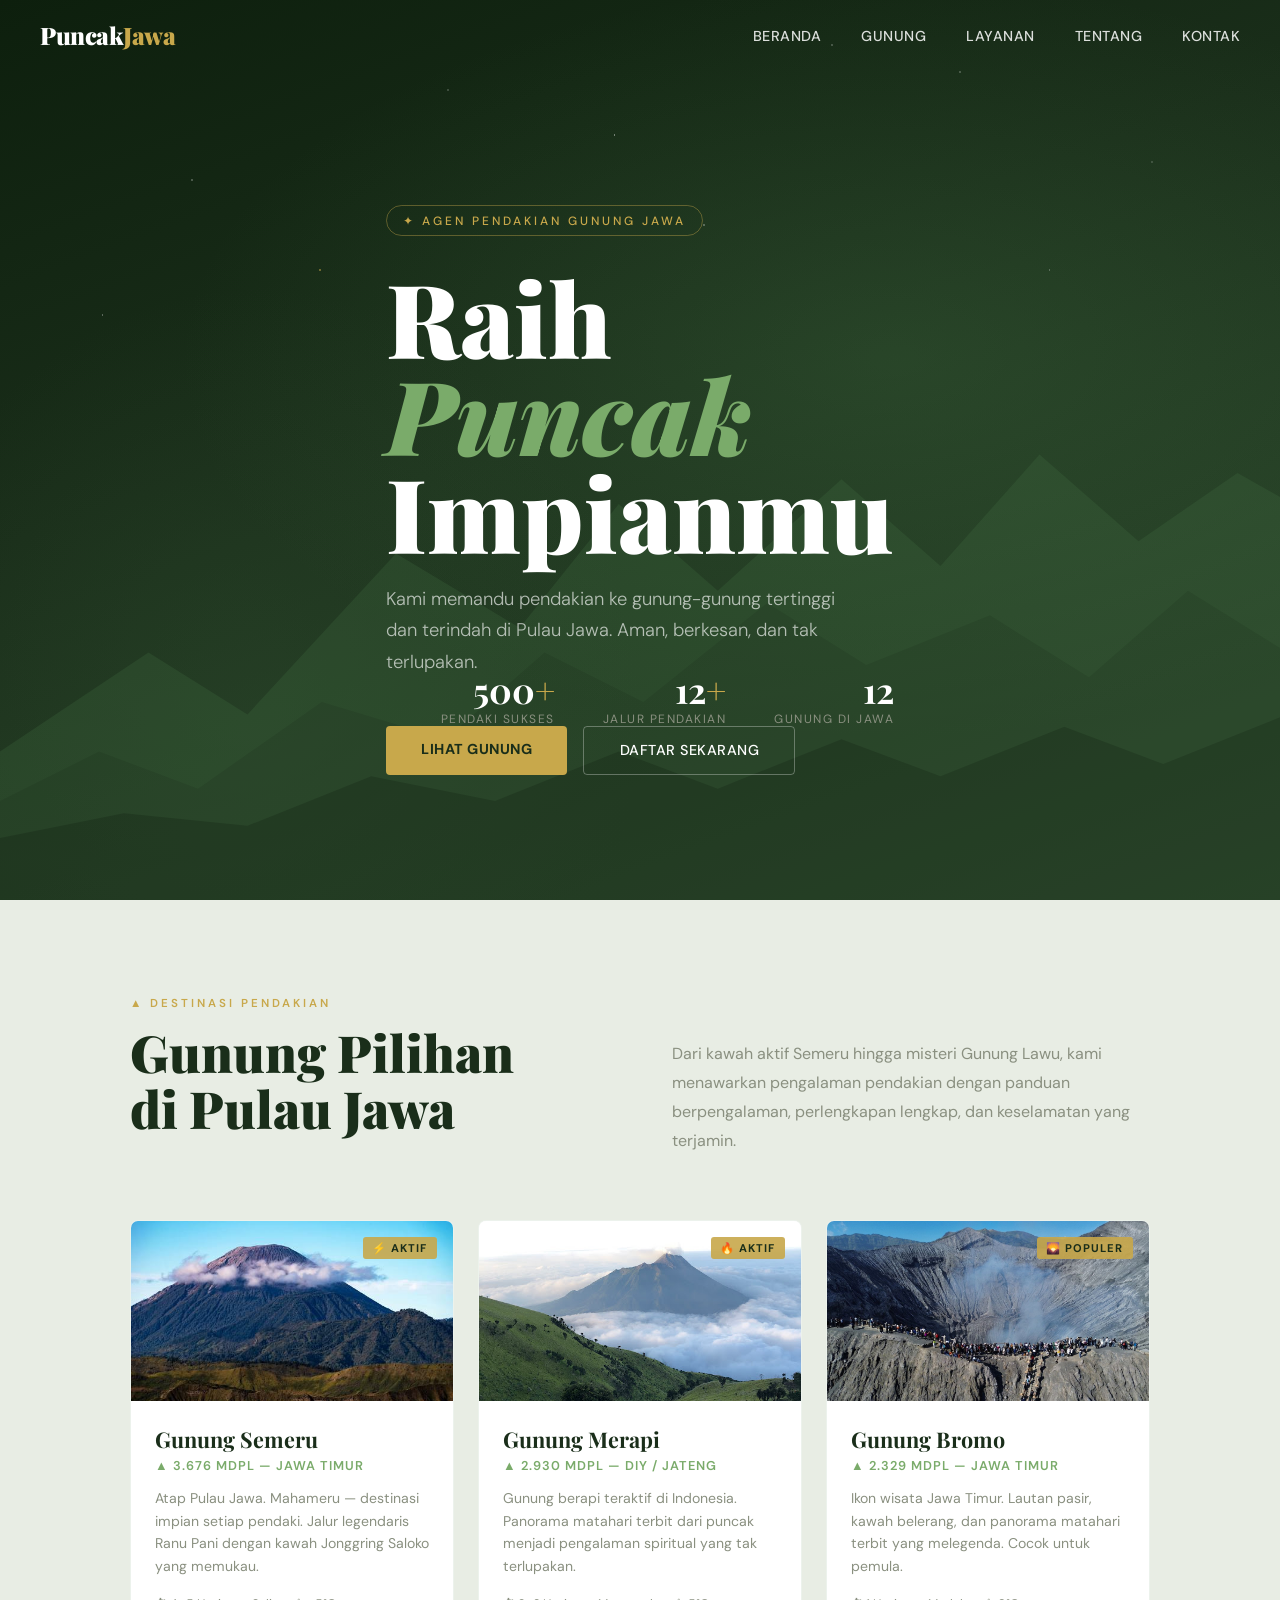
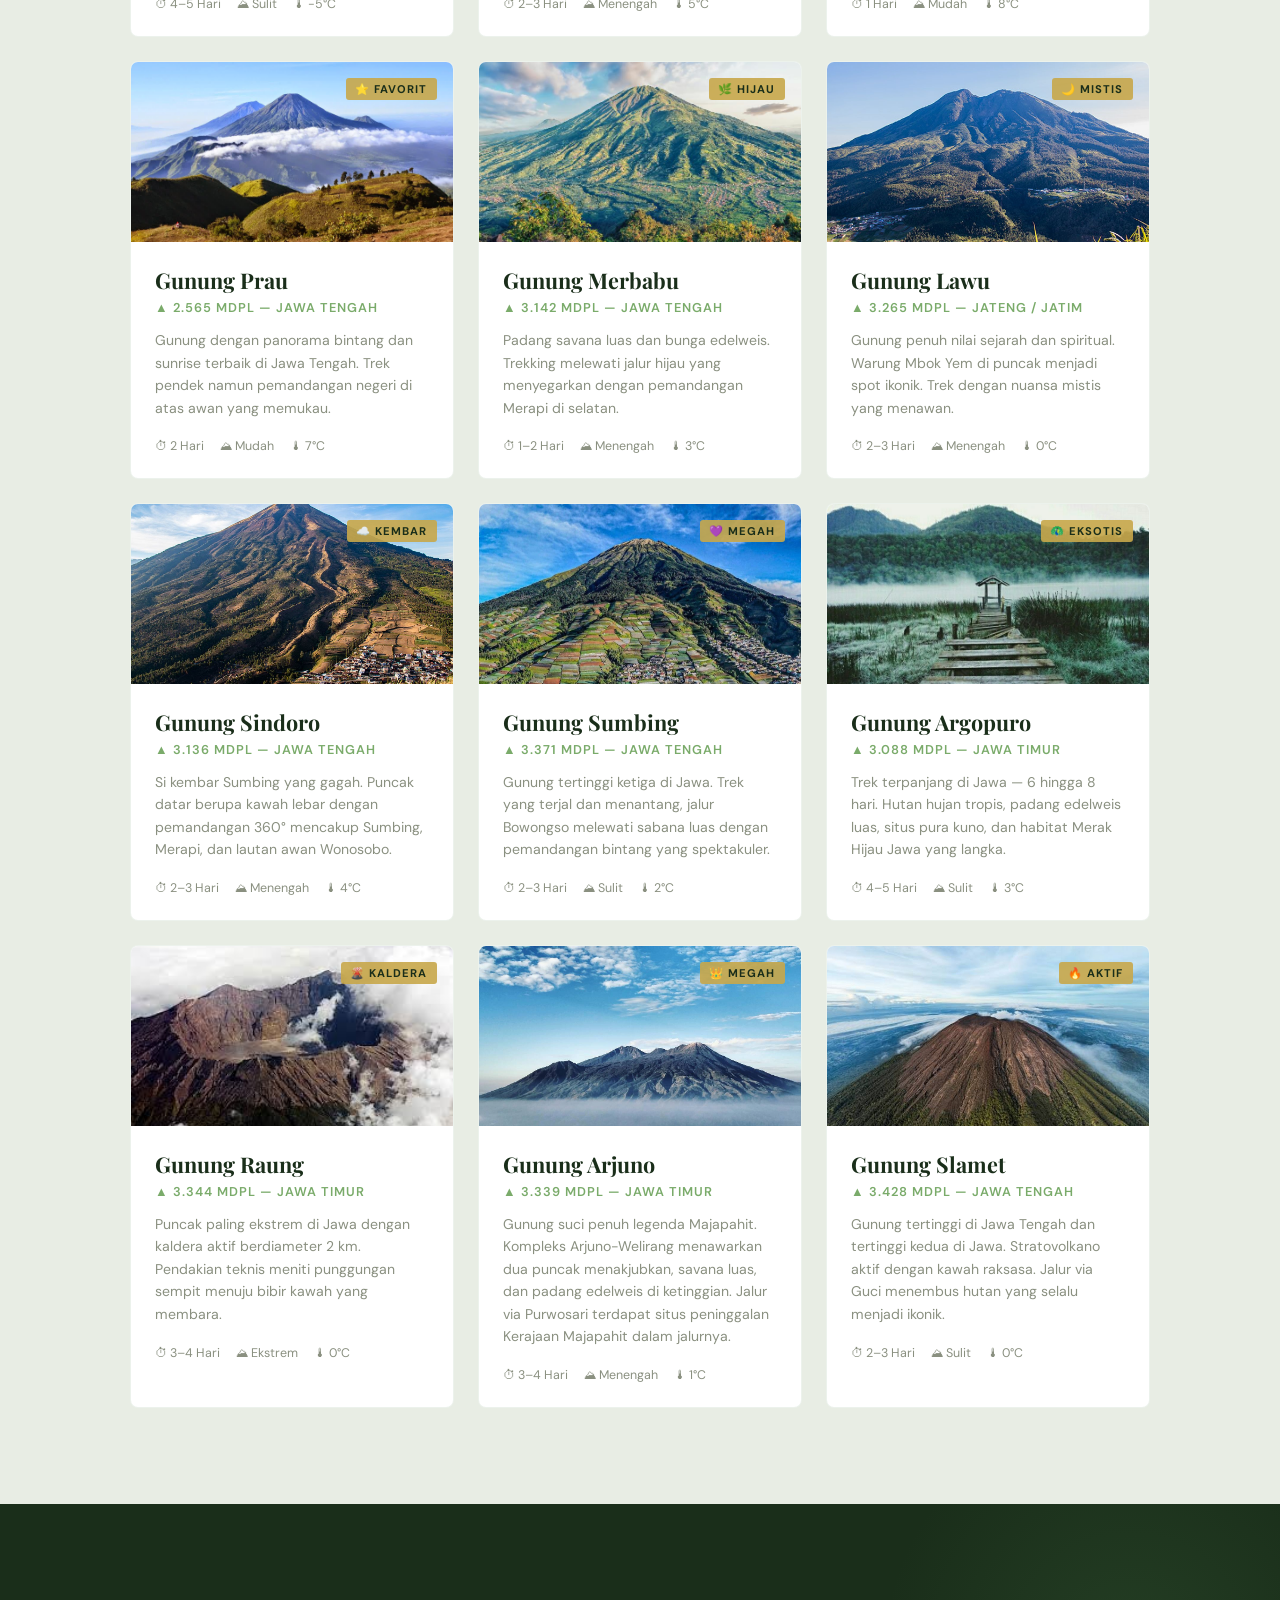
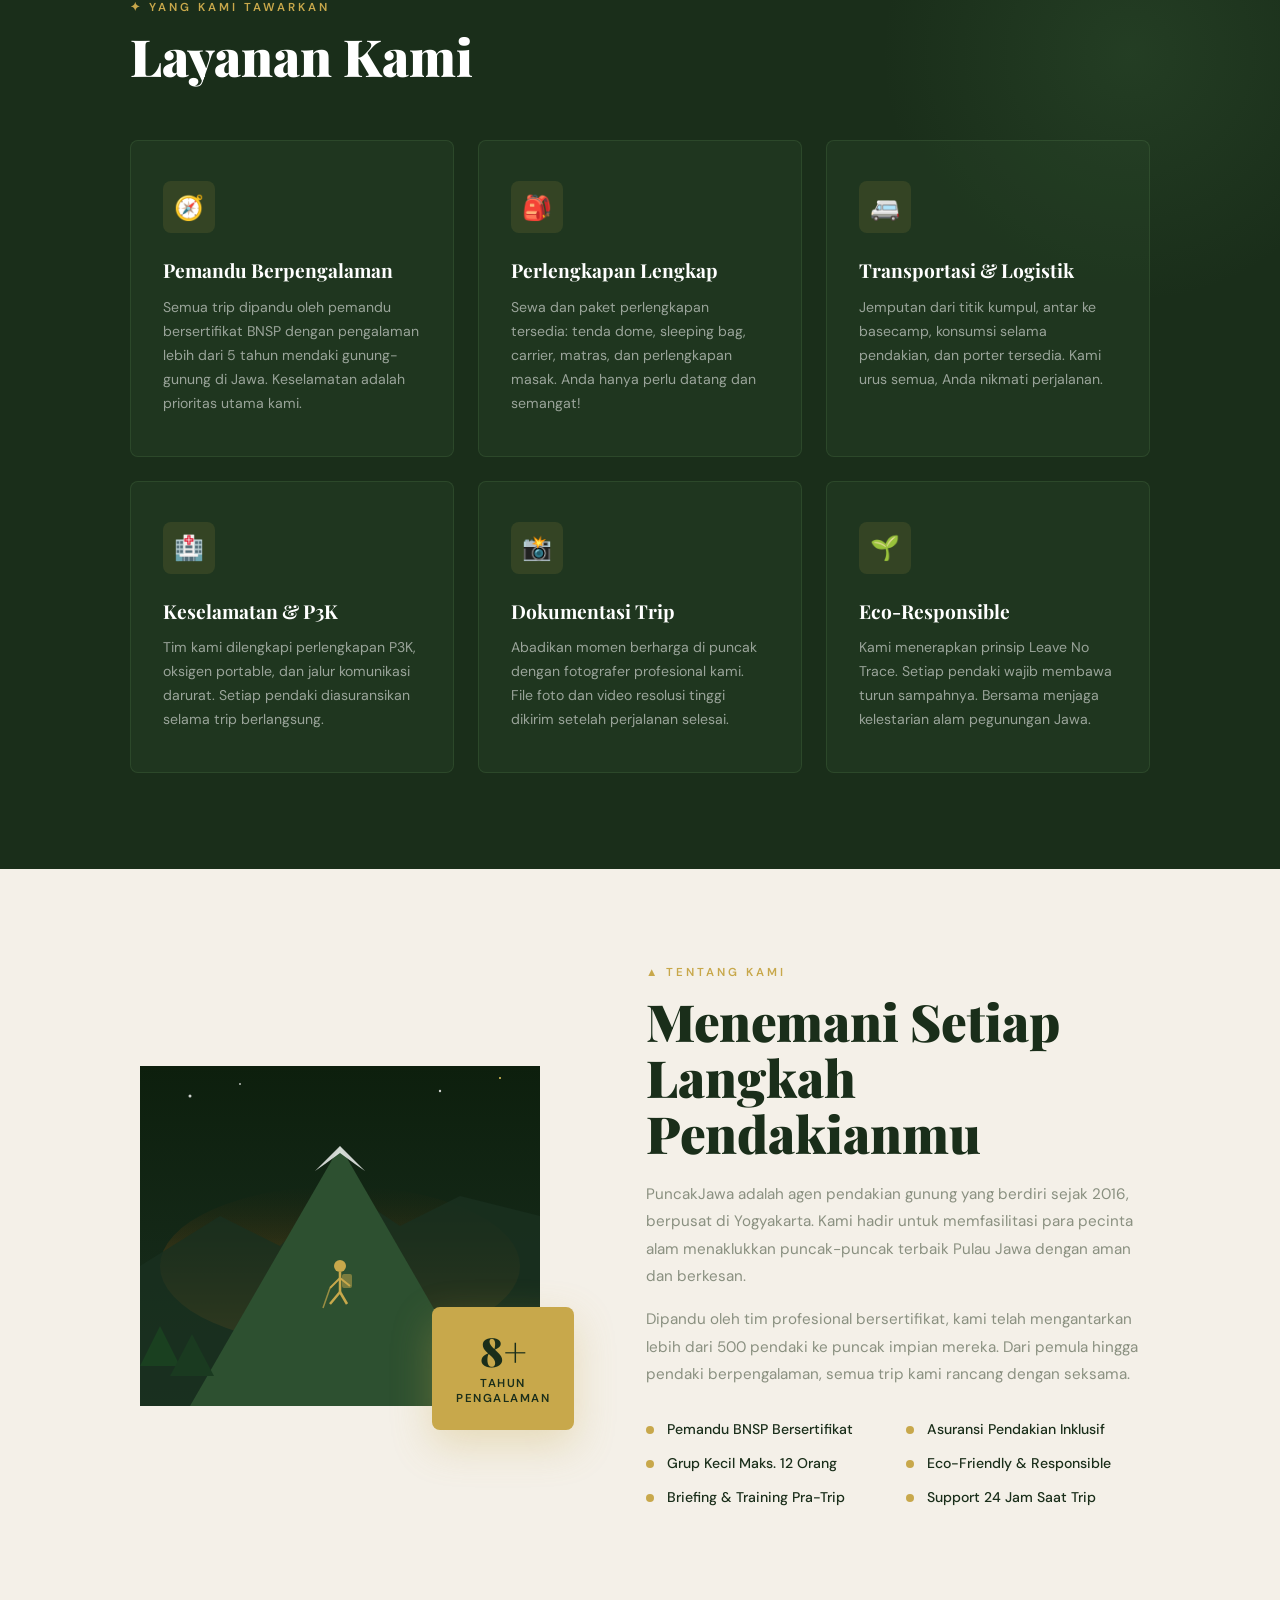
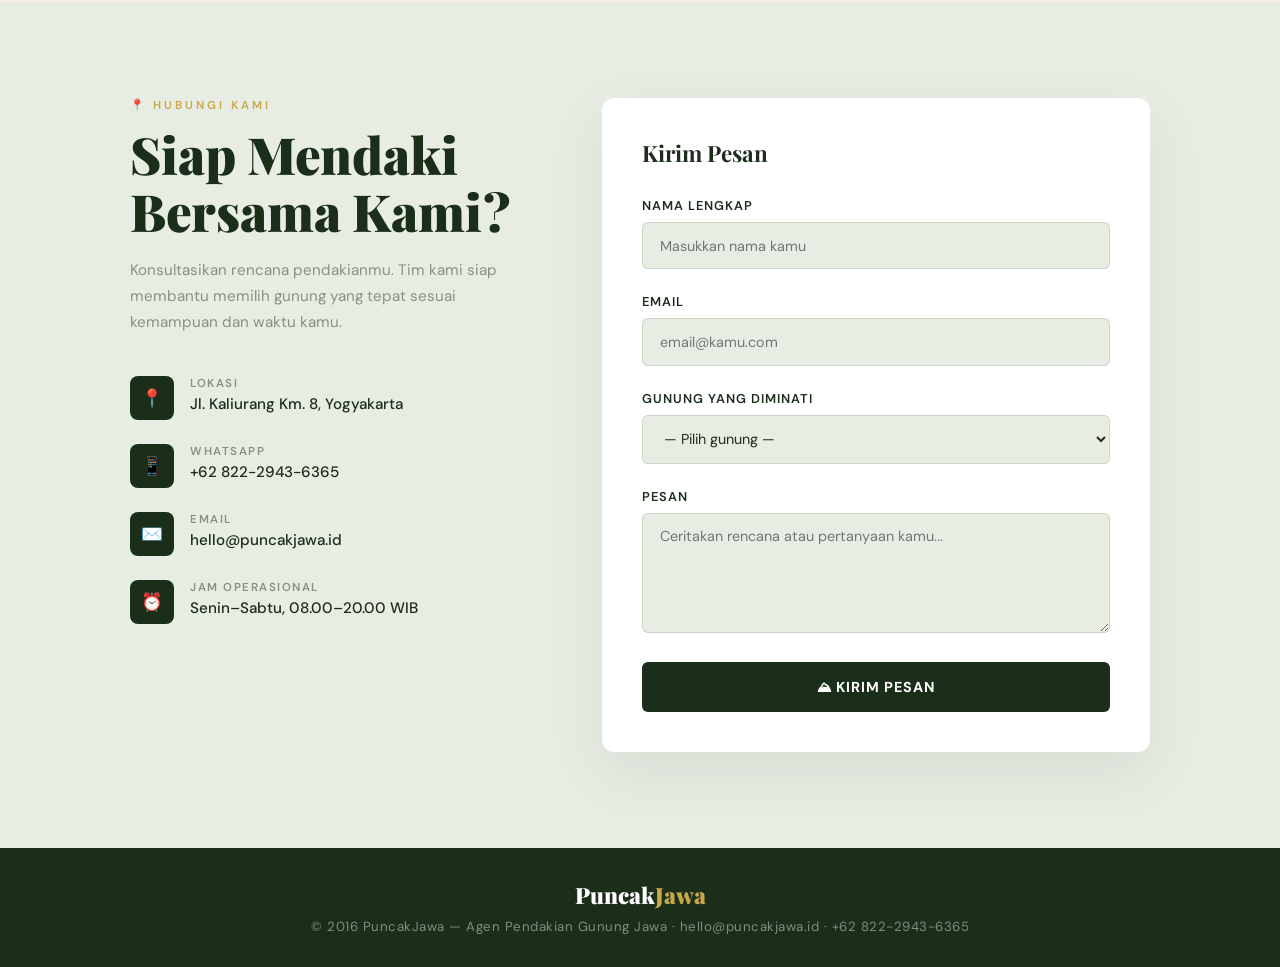
<file: Web-PHP/index.html>
<!DOCTYPE html>
<html lang="id">
<head>
    <meta charset="UTF-8">
    <meta name="viewport" content="width=device-width, initial-scale=1.0">
    <title>Puncak Jawa — Agen Pendakian Gunung</title>
    <link href="https://fonts.googleapis.com/css2?family=Playfair+Display:ital,wght@0,700;0,900;1,700&family=DM+Sans:wght@300;400;500&display=swap" rel="stylesheet">
    <style>
        :root {
            --forest: #1a2e1a;
            --moss: #2d4a2d;
            --leaf: #4a7c4a;
            --sage: #7aab6a;
            --mist: #c8d8c0;
            --cream: #f4f0e8;
            --gold: #c8a84b;
            --fog: #e8ede4;
            --stone: #8a9080;
            --peak: #ffffff;
        }

        * { margin: 0; padding: 0; box-sizing: border-box; }
        html { scroll-behavior: smooth; }

        body {
            font-family: 'DM Sans', sans-serif;
            background: var(--cream);
            color: var(--forest);
            overflow-x: hidden;
        }

        ::-webkit-scrollbar { width: 6px; }
        ::-webkit-scrollbar-track { background: var(--forest); }
        ::-webkit-scrollbar-thumb { background: var(--gold); border-radius: 3px; }

        /* ─── NAVBAR ─── */
        nav {
            position: fixed;
            top: 0; left: 0; right: 0;
            z-index: 100;
            padding: 1.2rem 2.5rem;
            display: flex;
            justify-content: space-between;
            align-items: center;
            transition: all 0.4s ease;
        }
        nav.scrolled {
            background: rgba(26, 46, 26, 0.95);
            backdrop-filter: blur(12px);
            padding: 0.8rem 2.5rem;
            box-shadow: 0 4px 30px rgba(0,0,0,0.3);
        }
        .nav-brand {
            font-family: 'Playfair Display', serif;
            font-size: 1.5rem;
            font-weight: 900;
            color: var(--peak);
            text-decoration: none;
            letter-spacing: -0.5px;
        }
        .nav-brand span { color: var(--gold); }
        .nav-links { display: flex; gap: 2.5rem; list-style: none; }
        .nav-links a {
            text-decoration: none;
            color: rgba(255,255,255,0.85);
            font-size: 0.9rem;
            font-weight: 500;
            letter-spacing: 0.5px;
            text-transform: uppercase;
            position: relative;
            transition: color 0.3s;
        }
        .nav-links a::after {
            content: '';
            position: absolute;
            bottom: -4px; left: 0;
            width: 0; height: 1px;
            background: var(--gold);
            transition: width 0.3s;
        }
        .nav-links a:hover { color: var(--gold); }
        .nav-links a:hover::after { width: 100%; }

        /* ─── HERO ─── */
        #home {
            min-height: 100vh;
            position: relative;
            display: flex;
            align-items: center;
            overflow: hidden;
            background: var(--forest);
        }
        .hero-bg {
            position: absolute;
            inset: 0;
            background:
                radial-gradient(ellipse 80% 60% at 70% 40%, rgba(74,124,74,0.25) 0%, transparent 70%),
                radial-gradient(ellipse 50% 80% at 20% 80%, rgba(45,74,45,0.4) 0%, transparent 60%),
                linear-gradient(160deg, #0d1f0d 0%, #1a2e1a 40%, #2d4a2d 100%);
        }
        .hero-mountains {
            position: absolute;
            bottom: 0; left: 0; right: 0;
            height: 55%;
            opacity: 0.35;
        }
        .hero-stars {
            position: absolute;
            inset: 0;
            background-image:
                radial-gradient(1px 1px at 15% 20%, rgba(255,255,255,0.8) 0%, transparent 100%),
                radial-gradient(1px 1px at 35% 10%, rgba(255,255,255,0.6) 0%, transparent 100%),
                radial-gradient(1px 1px at 55% 25%, rgba(255,255,255,0.9) 0%, transparent 100%),
                radial-gradient(1px 1px at 75% 8%, rgba(255,255,255,0.7) 0%, transparent 100%),
                radial-gradient(1px 1px at 90% 18%, rgba(255,255,255,0.5) 0%, transparent 100%),
                radial-gradient(1px 1px at 8% 35%, rgba(255,255,255,0.6) 0%, transparent 100%),
                radial-gradient(1px 1px at 48% 15%, rgba(255,255,255,0.8) 0%, transparent 100%),
                radial-gradient(1.5px 1.5px at 25% 30%, rgba(200,168,75,0.9) 0%, transparent 100%),
                radial-gradient(1px 1px at 65% 5%, rgba(255,255,255,0.7) 0%, transparent 100%),
                radial-gradient(1px 1px at 82% 30%, rgba(255,255,255,0.5) 0%, transparent 100%);
        }
        .hero-content {
            position: relative;
            z-index: 2;
            max-width: 1100px;
            margin: 0 auto;
            padding: 0 2.5rem;
            padding-top: 5rem;
        }
        .hero-tag {
            display: inline-block;
            font-size: 0.75rem;
            font-weight: 500;
            letter-spacing: 3px;
            text-transform: uppercase;
            color: var(--gold);
            border: 1px solid rgba(200,168,75,0.4);
            padding: 0.4rem 1rem;
            border-radius: 100px;
            margin-bottom: 2rem;
            animation: fadeUp 0.8s 0.2s both;
        }
        .hero-title {
            font-family: 'Playfair Display', serif;
            font-size: clamp(3rem, 8vw, 6.5rem);
            font-weight: 900;
            line-height: 0.95;
            color: var(--peak);
            margin-bottom: 1.5rem;
            animation: fadeUp 0.8s 0.4s both;
        }
        .hero-title em { font-style: italic; color: var(--sage); }
        .hero-subtitle {
            font-size: 1.15rem;
            font-weight: 300;
            color: rgba(255,255,255,0.65);
            max-width: 480px;
            line-height: 1.7;
            margin-bottom: 3rem;
            animation: fadeUp 0.8s 0.6s both;
        }
        .hero-cta {
            display: flex;
            gap: 1rem;
            flex-wrap: wrap;
            animation: fadeUp 0.8s 0.8s both;
        }
        .btn-primary {
            background: var(--gold);
            color: var(--forest);
            padding: 0.9rem 2.2rem;
            border: none;
            border-radius: 4px;
            font-family: 'DM Sans', sans-serif;
            font-size: 0.9rem;
            font-weight: 700;
            letter-spacing: 0.5px;
            text-decoration: none;
            text-transform: uppercase;
            cursor: pointer;
            transition: all 0.3s;
        }
        .btn-primary:hover {
            background: var(--peak);
            transform: translateY(-2px);
            box-shadow: 0 10px 30px rgba(200,168,75,0.3);
        }
        .btn-outline {
            background: transparent;
            color: var(--peak);
            padding: 0.9rem 2.2rem;
            border: 1px solid rgba(255,255,255,0.3);
            border-radius: 4px;
            font-family: 'DM Sans', sans-serif;
            font-size: 0.9rem;
            font-weight: 500;
            text-decoration: none;
            text-transform: uppercase;
            letter-spacing: 0.5px;
            transition: all 0.3s;
        }
        .btn-outline:hover {
            border-color: var(--gold);
            color: var(--gold);
            transform: translateY(-2px);
        }
        .hero-stats {
            position: absolute;
            bottom: 3rem;
            right: 2.5rem;
            display: flex;
            gap: 3rem;
            animation: fadeUp 0.8s 1s both;
        }
        .stat { text-align: right; }
        .stat-num {
            font-family: 'Playfair Display', serif;
            font-size: 2.2rem;
            font-weight: 700;
            color: var(--peak);
            line-height: 1;
        }
        .stat-num span { color: var(--gold); }
        .stat-label {
            font-size: 0.75rem;
            letter-spacing: 1.5px;
            text-transform: uppercase;
            color: var(--stone);
            margin-top: 0.2rem;
        }

        /* ─── SECTION COMMONS ─── */
        section { padding: 6rem 0; }
        .container { max-width: 1100px; margin: 0 auto; padding: 0 2.5rem; }
        .section-tag {
            font-size: 0.72rem;
            letter-spacing: 3px;
            text-transform: uppercase;
            color: var(--gold);
            font-weight: 600;
            margin-bottom: 0.8rem;
        }
        .section-title {
            font-family: 'Playfair Display', serif;
            font-size: clamp(2rem, 4vw, 3.2rem);
            font-weight: 900;
            line-height: 1.1;
            margin-bottom: 1.2rem;
        }

        /* ─── GUNUNG SECTION ─── */
        #gunung { background: var(--fog); }
        .gunung-header {
            display: grid;
            grid-template-columns: 1fr 1fr;
            gap: 4rem;
            align-items: end;
            margin-bottom: 4rem;
        }
        .gunung-intro p { color: var(--stone); line-height: 1.8; font-size: 1rem; }
        .gunung-grid {
            display: grid;
            grid-template-columns: repeat(3, 1fr);
            gap: 1.5rem;
        }
        .gunung-card {
            background: var(--peak);
            border-radius: 8px;
            overflow: hidden;
            border: 1px solid rgba(74,124,74,0.1);
            transition: all 0.4s ease;
            cursor: pointer;
            position: relative;
        }
        .gunung-card:hover {
            transform: translateY(-8px);
            box-shadow: 0 25px 50px rgba(26,46,26,0.15);
        }

        /* ─── GUNUNG CARD IMAGE (foto atau SVG) ─── */
        .gunung-card-img {
            height: 180px;
            position: relative;
            overflow: hidden;
        }
        /* Jika pakai <img> real photo */
        .gunung-card-img img {
            width: 100%;
            height: 100%;
            object-fit: cover;
            display: block;
            transition: transform 0.5s ease;
        }
        .gunung-card:hover .gunung-card-img img { transform: scale(1.07); }
        /* Jika pakai SVG ilustrasi */
        .gunung-card-img svg {
            width: 100%;
            height: 100%;
            transition: transform 0.5s;
        }
        .gunung-card:hover .gunung-card-img svg { transform: scale(1.05); }

        .gunung-card-badge {
            position: absolute;
            top: 1rem; right: 1rem;
            background: rgba(200,168,75,0.9);
            color: var(--forest);
            font-size: 0.7rem;
            font-weight: 700;
            letter-spacing: 1px;
            text-transform: uppercase;
            padding: 0.25rem 0.6rem;
            border-radius: 3px;
            z-index: 2;
        }
        .gunung-card-body { padding: 1.5rem; }
        .gunung-name {
            font-family: 'Playfair Display', serif;
            font-size: 1.35rem;
            font-weight: 700;
            color: var(--forest);
            margin-bottom: 0.3rem;
        }
        .gunung-elev {
            font-size: 0.8rem;
            color: var(--sage);
            font-weight: 600;
            letter-spacing: 1px;
            text-transform: uppercase;
            margin-bottom: 0.8rem;
        }
        .gunung-desc {
            font-size: 0.88rem;
            color: var(--stone);
            line-height: 1.6;
            margin-bottom: 1.2rem;
        }
        .gunung-meta { display: flex; gap: 1rem; font-size: 0.78rem; color: var(--stone); }
        .gunung-meta span { display: flex; align-items: center; gap: 0.3rem; }

        /* ─── SERVICES ─── */
        #services {
            background: var(--forest);
            position: relative;
            overflow: hidden;
        }
        #services::before {
            content: '';
            position: absolute;
            top: -100px; right: -100px;
            width: 500px; height: 500px;
            background: radial-gradient(circle, rgba(74,124,74,0.2) 0%, transparent 70%);
            pointer-events: none;
        }
        #services .section-title { color: var(--peak); }
        #services .section-tag { color: var(--gold); }
        .services-grid {
            display: grid;
            grid-template-columns: repeat(3, 1fr);
            gap: 1.5rem;
            margin-top: 3.5rem;
        }
        .service-card {
            padding: 2.5rem 2rem;
            border: 1px solid rgba(122,171,106,0.15);
            border-radius: 8px;
            background: rgba(45,74,45,0.3);
            transition: all 0.4s;
            position: relative;
            overflow: hidden;
        }
        .service-card::before {
            content: '';
            position: absolute;
            top: 0; left: 0;
            width: 3px; height: 0;
            background: var(--gold);
            transition: height 0.4s;
        }
        .service-card:hover { background: rgba(45,74,45,0.55); border-color: rgba(200,168,75,0.3); }
        .service-card:hover::before { height: 100%; }
        .service-icon {
            width: 52px; height: 52px;
            background: rgba(200,168,75,0.12);
            border-radius: 8px;
            display: flex; align-items: center; justify-content: center;
            margin-bottom: 1.5rem;
            font-size: 1.5rem;
        }
        .service-title {
            font-family: 'Playfair Display', serif;
            font-size: 1.2rem;
            font-weight: 700;
            color: var(--peak);
            margin-bottom: 0.8rem;
        }
        .service-desc { font-size: 0.88rem; color: rgba(255,255,255,0.55); line-height: 1.7; }

        /* ─── ABOUT ─── */
        #about { background: var(--cream); }
        .about-grid {
            display: grid;
            grid-template-columns: 1fr 1.2fr;
            gap: 6rem;
            align-items: center;
        }
        .about-visual { position: relative; }
        .about-visual-main {
            width: 100%;
            border-radius: 8px;
            overflow: hidden;
            position: relative;
        }
        .about-visual-main svg { width: 100%; height: 340px; display: block; }
        .about-badge {
            position: absolute;
            bottom: -1.5rem; right: -1.5rem;
            background: var(--gold);
            color: var(--forest);
            padding: 1.5rem;
            border-radius: 8px;
            text-align: center;
            box-shadow: 0 15px 40px rgba(200,168,75,0.3);
        }
        .about-badge-num {
            font-family: 'Playfair Display', serif;
            font-size: 2.5rem;
            font-weight: 900;
            line-height: 1;
        }
        .about-badge-label { font-size: 0.72rem; font-weight: 600; letter-spacing: 1.5px; text-transform: uppercase; margin-top: 0.3rem; }
        .about-content .section-title { color: var(--forest); }
        .about-text { color: var(--stone); line-height: 1.8; margin-bottom: 1rem; font-size: 0.95rem; }
        .about-features { display: grid; grid-template-columns: 1fr 1fr; gap: 1rem; margin-top: 2rem; }
        .feature-item { display: flex; align-items: flex-start; gap: 0.8rem; }
        .feature-dot { width: 8px; height: 8px; background: var(--gold); border-radius: 50%; margin-top: 0.35rem; flex-shrink: 0; }
        .feature-text { font-size: 0.88rem; color: var(--forest); font-weight: 500; }

        /* ─── CONTACT ─── */
        #contact { background: var(--fog); }
        .contact-wrapper {
            display: grid;
            grid-template-columns: 1fr 1.4fr;
            gap: 5rem;
            align-items: start;
        }
        .contact-info .section-title { color: var(--forest); }
        .contact-details { margin-top: 2.5rem; display: flex; flex-direction: column; gap: 1.5rem; }
        .contact-item { display: flex; align-items: flex-start; gap: 1rem; }
        .contact-icon {
            width: 44px; height: 44px;
            background: var(--forest);
            border-radius: 8px;
            display: flex; align-items: center; justify-content: center;
            font-size: 1.1rem;
            flex-shrink: 0;
        }
        .contact-item-label { font-size: 0.72rem; letter-spacing: 1.5px; text-transform: uppercase; color: var(--stone); font-weight: 600; }
        .contact-item-value { font-size: 0.95rem; color: var(--forest); font-weight: 500; margin-top: 0.2rem; }
        .contact-form {
            background: var(--peak);
            padding: 2.5rem;
            border-radius: 12px;
            box-shadow: 0 20px 60px rgba(26,46,26,0.08);
        }
        .form-group { margin-bottom: 1.5rem; }
        .form-label { display: block; font-size: 0.8rem; font-weight: 600; letter-spacing: 1px; text-transform: uppercase; color: var(--forest); margin-bottom: 0.5rem; }
        .form-control {
            width: 100%;
            padding: 0.85rem 1.1rem;
            border: 1.5px solid rgba(74,124,74,0.2);
            border-radius: 6px;
            font-family: 'DM Sans', sans-serif;
            font-size: 0.9rem;
            color: var(--forest);
            background: var(--fog);
            transition: all 0.3s;
            outline: none;
        }
        .form-control:focus {
            border-color: var(--sage);
            background: var(--peak);
            box-shadow: 0 0 0 3px rgba(122,171,106,0.12);
        }
        textarea.form-control { resize: vertical; min-height: 120px; }
        .form-submit {
            width: 100%;
            padding: 1rem;
            background: var(--forest);
            color: var(--peak);
            border: none;
            border-radius: 6px;
            font-family: 'DM Sans', sans-serif;
            font-size: 0.9rem;
            font-weight: 700;
            letter-spacing: 1px;
            text-transform: uppercase;
            cursor: pointer;
            transition: all 0.3s;
        }
        .form-submit:hover {
            background: var(--moss);
            transform: translateY(-2px);
            box-shadow: 0 10px 30px rgba(26,46,26,0.2);
        }

        /* ─── FOOTER ─── */
        footer { background: var(--forest); padding: 2rem 2.5rem; text-align: center; }
        .footer-logo { font-family: 'Playfair Display', serif; font-size: 1.4rem; font-weight: 900; color: var(--peak); margin-bottom: 0.5rem; }
        .footer-logo span { color: var(--gold); }
        .footer-text { font-size: 0.83rem; color: rgba(255,255,255,0.45); letter-spacing: 0.5px; }

        /* ─── ANIMATIONS ─── */
        @keyframes fadeUp {
            from { opacity: 0; transform: translateY(24px); }
            to { opacity: 1; transform: translateY(0); }
        }
        .reveal { opacity: 0; transform: translateY(32px); transition: opacity 0.7s ease, transform 0.7s ease; }
        .reveal.visible { opacity: 1; transform: translateY(0); }

        /* ─── HAMBURGER ─── */
        .hamburger { display: none; flex-direction: column; gap: 5px; cursor: pointer; padding: 4px; }
        .hamburger span { display: block; width: 24px; height: 2px; background: var(--peak); border-radius: 2px; transition: all 0.3s; }

        /* ─── RESPONSIVE ─── */
        @media (max-width: 900px) {
            .gunung-grid { grid-template-columns: 1fr 1fr; }
            .services-grid { grid-template-columns: 1fr 1fr; }
            .about-grid { grid-template-columns: 1fr; gap: 3rem; }
            .gunung-header { grid-template-columns: 1fr; gap: 1.5rem; }
            .contact-wrapper { grid-template-columns: 1fr; gap: 3rem; }
            .hero-stats { position: static; margin-top: 3rem; justify-content: flex-start; }
        }
        @media (max-width: 600px) {
            .gunung-grid { grid-template-columns: 1fr; }
            .services-grid { grid-template-columns: 1fr; }
            .hamburger { display: flex; }
            .nav-links {
                display: none;
                position: absolute;
                top: 100%; left: 0; right: 0;
                background: rgba(26,46,26,0.97);
                flex-direction: column;
                padding: 1.5rem 2.5rem;
                gap: 1.5rem;
                backdrop-filter: blur(12px);
            }
            .nav-links.open { display: flex; }
            .about-features { grid-template-columns: 1fr; }
            .about-badge { right: 0; bottom: -3rem; }
        }

        /* ─── IMAGE PLACEHOLDER (jika foto belum ada) ─── */
        .img-placeholder {
            width: 100%;
            height: 100%;
            display: flex;
            align-items: center;
            justify-content: center;
            font-size: 0.75rem;
            color: rgba(255,255,255,0.4);
            letter-spacing: 1px;
            text-transform: uppercase;
        }
    </style>
</head>
<body>

    <!-- Navbar -->
    <nav id="navbar">
        <a class="nav-brand" href="#home">Puncak<span>Jawa</span></a>
        <div class="hamburger" id="hamburger" onclick="toggleMenu()">
            <span></span><span></span><span></span>
        </div>
        <ul class="nav-links" id="navLinks">
            <li><a href="#home">Beranda</a></li>
            <li><a href="#gunung">Gunung</a></li>
            <li><a href="#services">Layanan</a></li>
            <li><a href="#about">Tentang</a></li>
            <li><a href="#contact">Kontak</a></li>
        </ul>
    </nav>

    <!-- Hero Section -->
    <section id="home">
        <div class="hero-bg"></div>
        <div class="hero-stars"></div>
        <svg class="hero-mountains" viewBox="0 0 1440 400" preserveAspectRatio="none" xmlns="http://www.w3.org/2000/svg">
            <path d="M0,400 L0,280 L120,200 L200,250 L320,120 L420,180 L500,80 L580,150 L680,60 L760,130 L840,40 L920,110 L1000,55 L1080,100 L1160,30 L1240,90 L1320,50 L1380,80 L1440,70 L1440,400 Z" fill="rgba(74,124,74,0.6)"/>
            <path d="M0,400 L0,320 L80,280 L160,310 L260,240 L360,270 L440,200 L520,240 L620,160 L700,210 L800,170 L880,220 L960,150 L1040,200 L1120,130 L1200,180 L1280,160 L1360,190 L1440,170 L1440,400 Z" fill="rgba(45,74,45,0.7)"/>
            <path d="M0,400 L0,350 L100,330 L200,340 L300,300 L400,320 L500,280 L580,310 L680,270 L760,300 L860,260 L940,290 L1040,250 L1140,280 L1240,240 L1340,270 L1440,250 L1440,400 Z" fill="rgba(26,46,26,0.85)"/>
        </svg>
        <div class="hero-content">
            <div class="hero-tag">✦ Agen Pendakian Gunung Jawa</div>
            <h1 class="hero-title">
                Raih<br>
                <em>Puncak</em><br>
                Impianmu
            </h1>
            <p class="hero-subtitle">
                Kami memandu pendakian ke gunung-gunung tertinggi dan terindah di Pulau Jawa. Aman, berkesan, dan tak terlupakan.
            </p>
            <div class="hero-cta">
                <a href="#gunung" class="btn-primary">Lihat Gunung</a>
                <a href="#contact" class="btn-outline">Daftar Sekarang</a>
            </div>
            <div class="hero-stats">
                <div class="stat">
                    <div class="stat-num">500<span>+</span></div>
                    <div class="stat-label">Pendaki Sukses</div>
                </div>
                <div class="stat">
                    <div class="stat-num">12<span>+</span></div>
                    <div class="stat-label">Jalur Pendakian</div>
                </div>
                <div class="stat">
                    <div class="stat-num">12<span></span></div>
                    <div class="stat-label">Gunung di Jawa</div>
                </div>
            </div>
        </div>
    </section>

    <!-- Gunung Section -->
    <section id="gunung">
        <div class="container">
            <div class="gunung-header reveal">
                <div>
                    <div class="section-tag">▲ Destinasi Pendakian</div>
                    <h2 class="section-title" style="color:var(--forest)">Gunung Pilihan<br>di Pulau Jawa</h2>
                </div>
                <div class="gunung-intro">
                    <p>Dari kawah aktif Semeru hingga misteri Gunung Lawu, kami menawarkan pengalaman pendakian dengan panduan berpengalaman, perlengkapan lengkap, dan keselamatan yang terjamin.</p>
                </div>
            </div>

            <div class="gunung-grid">

                <!-- ══ 1. SEMERU ══ -->
                <div class="gunung-card reveal">
                    <div class="gunung-card-img">
                        <img src="asset/img/semeru.jfif" alt="Gunung Semeru">
                            <defs>
                                <linearGradient id="sky1" x1="0" y1="0" x2="0" y2="1">
                                    <stop offset="0%" stop-color="#1a2e3a"/>
                                    <stop offset="100%" stop-color="#2d4a5e"/>
                                </linearGradient>
                            </defs>
                            <rect width="300" height="180" fill="url(#sky1)"/>
                            <circle cx="240" cy="35" r="18" fill="rgba(255,200,80,0.2)"/>
                            <circle cx="240" cy="35" r="10" fill="rgba(255,200,100,0.7)"/>
                            <circle cx="30" cy="20" r="1" fill="white" opacity="0.8"/>
                            <circle cx="80" cy="12" r="1" fill="white" opacity="0.7"/>
                            <circle cx="150" cy="18" r="1" fill="white" opacity="0.6"/>
                            <circle cx="190" cy="8" r="1.2" fill="white" opacity="0.9"/>
                            <path d="M0,180 L0,130 L60,90 L90,110 L140,50 L180,85 L220,70 L270,100 L300,95 L300,180Z" fill="#1a3020"/>
                            <path d="M100,180 L140,50 L180,85" fill="#2d5030"/>
                            <path d="M130,62 L140,50 L150,62 L145,60 L140,55 L135,60Z" fill="white" opacity="0.85"/>
                            <ellipse cx="140" cy="42" rx="8" ry="12" fill="rgba(200,200,200,0.2)"/>
                            <ellipse cx="137" cy="32" rx="5" ry="8" fill="rgba(200,200,200,0.15)"/>
                        </svg>
                        <div class="gunung-card-badge">⚡ Aktif</div>
                    </div>
                    <div class="gunung-card-body">
                        <div class="gunung-name">Gunung Semeru</div>
                        <div class="gunung-elev">▲ 3.676 mdpl — Jawa Timur</div>
                        <p class="gunung-desc">Atap Pulau Jawa. Mahameru — destinasi impian setiap pendaki. Jalur legendaris Ranu Pani dengan kawah Jonggring Saloko yang memukau.</p>
                        <div class="gunung-meta">
                            <span>⏱ 4–5 Hari</span>
                            <span>⛰ Sulit</span>
                            <span>🌡 -5°C</span>
                        </div>
                    </div>
                </div>

                <!-- ══ 2. MERAPI ══ -->
                <div class="gunung-card reveal">
                    <div class="gunung-card-img">
                        <!-- <img src="asset/img/merapi.jpg" alt="Gunung Merapi"> -->
                        <img src="asset/img/merapi.jpg" alt="Gunung Merapi">g">
                            <defs>
                                <linearGradient id="sky2" x1="0" y1="0" x2="0" y2="1">
                                    <stop offset="0%" stop-color="#1f1a0a"/>
                                    <stop offset="100%" stop-color="#3d2e10"/>
                                </linearGradient>
                            </defs>
                            <rect width="300" height="180" fill="url(#sky2)"/>
                            <ellipse cx="155" cy="75" rx="40" ry="20" fill="rgba(255,80,0,0.15)"/>
                            <path d="M0,180 L0,120 L60,100 L120,80 L155,40 L190,80 L240,100 L300,110 L300,180Z" fill="#2a1a0a"/>
                            <path d="M130,70 L155,40 L180,70" fill="#3d2510"/>
                            <path d="M155,55 L158,65 L153,72 L160,68 L165,75" stroke="rgba(255,100,0,0.7)" stroke-width="2" fill="none"/>
                            <circle cx="155" cy="42" r="4" fill="rgba(255,140,0,0.8)"/>
                            <ellipse cx="155" cy="38" rx="6" ry="10" fill="rgba(255,80,0,0.25)"/>
                            <circle cx="40" cy="25" r="1" fill="white" opacity="0.7"/>
                            <circle cx="100" cy="15" r="1.2" fill="white" opacity="0.8"/>
                            <circle cx="240" cy="20" r="1" fill="white" opacity="0.6"/>
                        </svg>
                        <div class="gunung-card-badge">🔥 Aktif</div>
                    </div>
                    <div class="gunung-card-body">
                        <div class="gunung-name">Gunung Merapi</div>
                        <div class="gunung-elev">▲ 2.930 mdpl — DIY / Jateng</div>
                        <p class="gunung-desc">Gunung berapi teraktif di Indonesia. Panorama matahari terbit dari puncak menjadi pengalaman spiritual yang tak terlupakan.</p>
                        <div class="gunung-meta">
                            <span>⏱ 2–3 Hari</span>
                            <span>⛰ Menengah</span>
                            <span>🌡 5°C</span>
                        </div>
                    </div>
                </div>

                <!-- ══ 3. BROMO ══ -->
                <div class="gunung-card reveal">
                    <div class="gunung-card-img">
                        <img src="asset/img/bromo.jpg" alt="Gunung Bromo">
                            <defs>
                                <linearGradient id="sky3" x1="0" y1="0" x2="1" y2="1">
                                    <stop offset="0%" stop-color="#1a1030"/>
                                    <stop offset="60%" stop-color="#4a2020"/>
                                    <stop offset="100%" stop-color="#8a4010"/>
                                </linearGradient>
                            </defs>
                            <rect width="300" height="180" fill="url(#sky3)"/>
                            <ellipse cx="200" cy="90" rx="60" ry="40" fill="rgba(255,140,50,0.2)"/>
                            <ellipse cx="200" cy="95" rx="35" ry="25" fill="rgba(255,160,50,0.25)"/>
                            <rect x="0" y="130" width="300" height="50" fill="#3a2a10"/>
                            <path d="M60,180 L80,130 L110,140 L130,120 L150,125 L160,115 L175,118 L185,130 L200,180Z" fill="#2a1a08"/>
                            <ellipse cx="160" cy="108" rx="10" ry="14" fill="rgba(200,200,200,0.3)"/>
                            <ellipse cx="158" cy="96" rx="7" ry="10" fill="rgba(200,200,200,0.2)"/>
                            <path d="M210,180 L240,80 L270,110 L300,100 L300,180Z" fill="rgba(50,30,10,0.8)"/>
                            <circle cx="25" cy="20" r="1" fill="white" opacity="0.7"/>
                            <circle cx="70" cy="10" r="1" fill="white" opacity="0.8"/>
                            <circle cx="110" cy="22" r="1.2" fill="white" opacity="0.6"/>
                        </svg>
                        <div class="gunung-card-badge">🌄 Populer</div>
                    </div>
                    <div class="gunung-card-body">
                        <div class="gunung-name">Gunung Bromo</div>
                        <div class="gunung-elev">▲ 2.329 mdpl — Jawa Timur</div>
                        <p class="gunung-desc">Ikon wisata Jawa Timur. Lautan pasir, kawah belerang, dan panorama matahari terbit yang melegenda. Cocok untuk pemula.</p>
                        <div class="gunung-meta">
                            <span>⏱ 1 Hari</span>
                            <span>⛰ Mudah</span>
                            <span>🌡 8°C</span>
                        </div>
                    </div>
                </div>

                <!-- ══ 4. PRAU ══ -->
                <div class="gunung-card reveal">
                    <div class="gunung-card-img">
                        <img src="asset/img/prau.jpg" alt="Gunung Prau">>
                            <defs>
                                <linearGradient id="sky4" x1="0" y1="0" x2="0" y2="1">
                                    <stop offset="0%" stop-color="#0a1a2a"/>
                                    <stop offset="100%" stop-color="#1a3a4a"/>
                                </linearGradient>
                            </defs>
                            <rect width="300" height="180" fill="url(#sky4)"/>
                            <path d="M20,60 Q150,10 280,50" stroke="rgba(200,200,255,0.15)" stroke-width="20" fill="none"/>
                            <path d="M0,180 L0,110 L70,80 L130,100 L175,60 L220,90 L270,75 L300,85 L300,180Z" fill="#1a3020"/>
                            <path d="M155,72 L175,60 L195,72" fill="#2a4a30"/>
                            <circle cx="30" cy="25" r="1" fill="white" opacity="0.9"/>
                            <circle cx="60" cy="15" r="1.3" fill="white" opacity="0.8"/>
                            <circle cx="100" cy="30" r="1" fill="white" opacity="0.7"/>
                            <circle cx="140" cy="10" r="1.2" fill="white" opacity="0.9"/>
                            <circle cx="200" cy="20" r="1" fill="white" opacity="0.8"/>
                            <circle cx="250" cy="15" r="1.5" fill="rgba(255,220,100,0.9)"/>
                            <circle cx="280" cy="30" r="1" fill="white" opacity="0.7"/>
                            <path d="M80,120 L95,105 L110,120Z" fill="rgba(200,168,75,0.6)"/>
                        </svg>
                        <div class="gunung-card-badge">⭐ Favorit</div>
                    </div>
                    <div class="gunung-card-body">
                        <div class="gunung-name">Gunung Prau</div>
                        <div class="gunung-elev">▲ 2.565 mdpl — Jawa Tengah</div>
                        <p class="gunung-desc">Gunung dengan panorama bintang dan sunrise terbaik di Jawa Tengah. Trek pendek namun pemandangan negeri di atas awan yang memukau.</p>
                        <div class="gunung-meta">
                            <span>⏱ 2 Hari</span>
                            <span>⛰ Mudah</span>
                            <span>🌡 7°C</span>
                        </div>
                    </div>
                </div>

                <!-- ══ 5. MERBABU ══ -->
                <div class="gunung-card reveal">
                    <div class="gunung-card-img">
                        <img src="asset/img/merbabu.jpg" alt="Gunung Merbabu">
                            <defs>
                                <linearGradient id="sky5" x1="0" y1="0" x2="0.5" y2="1">
                                    <stop offset="0%" stop-color="#0d2a1a"/>
                                    <stop offset="100%" stop-color="#1a4a2a"/>
                                </linearGradient>
                            </defs>
                            <rect width="300" height="180" fill="url(#sky5)"/>
                            <path d="M0,180 L0,105 L80,75 L130,95 L180,55 L220,80 L260,65 L300,80 L300,180Z" fill="#1a3a20"/>
                            <path d="M160,68 L180,55 L200,68" fill="#2d5a30"/>
                            <path d="M172,62 L180,55 L188,62 L184,60 L180,57 L176,60Z" fill="rgba(255,255,255,0.8)"/>
                            <rect x="0" y="150" width="300" height="30" fill="#1a4a20" opacity="0.7"/>
                            <path d="M20,150 Q30,140 40,150 Q50,140 60,150" stroke="#2a6a30" stroke-width="1" fill="none" opacity="0.6"/>
                            <path d="M100,150 Q110,142 120,150 Q130,142 140,150" stroke="#2a6a30" stroke-width="1" fill="none" opacity="0.6"/>
                            <circle cx="50" cy="20" r="1.2" fill="white" opacity="0.8"/>
                            <circle cx="120" cy="12" r="1" fill="white" opacity="0.7"/>
                            <circle cx="260" cy="22" r="1.3" fill="rgba(200,168,75,0.9)"/>
                        </svg>
                        <div class="gunung-card-badge">🌿 Hijau</div>
                    </div>
                    <div class="gunung-card-body">
                        <div class="gunung-name">Gunung Merbabu</div>
                        <div class="gunung-elev">▲ 3.142 mdpl — Jawa Tengah</div>
                        <p class="gunung-desc">Padang savana luas dan bunga edelweis. Trekking melewati jalur hijau yang menyegarkan dengan pemandangan Merapi di selatan.</p>
                        <div class="gunung-meta">
                            <span>⏱ 1–2 Hari</span>
                            <span>⛰ Menengah</span>
                            <span>🌡 3°C</span>
                        </div>
                    </div>
                </div>

                <!-- ══ 6. LAWU ══ -->
                <div class="gunung-card reveal">
                    <div class="gunung-card-img">
                        <img src="asset/img/lawu.jpg" alt="Gunung Lawu">
                            <defs>
                                <linearGradient id="sky6" x1="0" y1="0" x2="0" y2="1">
                                    <stop offset="0%" stop-color="#1a0a2a"/>
                                    <stop offset="100%" stop-color="#2a1a3a"/>
                                </linearGradient>
                            </defs>
                            <rect width="300" height="180" fill="url(#sky6)"/>
                            <ellipse cx="150" cy="100" rx="200" ry="40" fill="rgba(200,200,255,0.05)"/>
                            <path d="M0,180 L0,100 L90,70 L140,90 L185,45 L225,75 L280,60 L300,70 L300,180Z" fill="#1a1a3a"/>
                            <path d="M165,58 L185,45 L205,58" fill="#2a2a5a"/>
                            <circle cx="60" cy="30" r="14" fill="rgba(255,255,200,0.15)"/>
                            <circle cx="60" cy="30" r="10" fill="rgba(255,255,200,0.6)"/>
                            <ellipse cx="150" cy="95" rx="120" ry="15" fill="rgba(255,255,255,0.06)"/>
                            <circle cx="120" cy="18" r="1" fill="white" opacity="0.8"/>
                            <circle cx="200" cy="12" r="1.3" fill="white" opacity="0.9"/>
                            <circle cx="250" cy="25" r="1" fill="white" opacity="0.7"/>
                        </svg>
                        <div class="gunung-card-badge">🌙 Mistis</div>
                    </div>
                    <div class="gunung-card-body">
                        <div class="gunung-name">Gunung Lawu</div>
                        <div class="gunung-elev">▲ 3.265 mdpl — Jateng / Jatim</div>
                        <p class="gunung-desc">Gunung penuh nilai sejarah dan spiritual. Warung Mbok Yem di puncak menjadi spot ikonik. Trek dengan nuansa mistis yang menawan.</p>
                        <div class="gunung-meta">
                            <span>⏱ 2–3 Hari</span>
                            <span>⛰ Menengah</span>
                            <span>🌡 0°C</span>
                        </div>
                    </div>
                </div>

                <!-- ══ 7. SINDORO ══ -->
                <div class="gunung-card reveal">
                    <div class="gunung-card-img">
                        <img src="asset/img/sindoro.jpg" alt="Gunung Sindoro">
                            <defs>
                                <linearGradient id="sky7" x1="0" y1="0" x2="0" y2="1">
                                    <stop offset="0%" stop-color="#0a1a30"/>
                                    <stop offset="100%" stop-color="#1a3050"/>
                                </linearGradient>
                            </defs>
                            <rect width="300" height="180" fill="url(#sky7)"/>
                            <path d="M0,180 L0,115 L60,95 L100,110 L145,55 L185,80 L220,65 L260,85 L300,90 L300,180Z" fill="#1a3025"/>
                            <path d="M125,68 L145,55 L165,68" fill="#2d5035"/>
                            <path d="M137,63 L145,55 L153,63 L149,61 L145,58 L141,61Z" fill="rgba(255,255,255,0.85)"/>
                            <ellipse cx="80" cy="108" rx="50" ry="10" fill="rgba(255,255,255,0.07)"/>
                            <ellipse cx="230" cy="100" rx="40" ry="8" fill="rgba(255,255,255,0.06)"/>
                            <circle cx="40" cy="22" r="1.2" fill="white" opacity="0.8"/>
                            <circle cx="110" cy="12" r="1" fill="white" opacity="0.7"/>
                            <circle cx="220" cy="18" r="1.3" fill="rgba(200,168,75,0.9)"/>
                            <circle cx="270" cy="28" r="1" fill="white" opacity="0.6"/>
                        </svg>
                        <div class="gunung-card-badge">☁️ Kembar</div>
                    </div>
                    <div class="gunung-card-body">
                        <div class="gunung-name">Gunung Sindoro</div>
                        <div class="gunung-elev">▲ 3.136 mdpl — Jawa Tengah</div>
                        <p class="gunung-desc">Si kembar Sumbing yang gagah. Puncak datar berupa kawah lebar dengan pemandangan 360° mencakup Sumbing, Merapi, dan lautan awan Wonosobo.</p>
                        <div class="gunung-meta">
                            <span>⏱ 2–3 Hari</span>
                            <span>⛰ Menengah</span>
                            <span>🌡 4°C</span>
                        </div>
                    </div>
                </div>

                <!-- ══ 8. SUMBING ══ -->
                <div class="gunung-card reveal">
                    <div class="gunung-card-img">
                        <img src="asset/img/sumbing.jpg" alt="Gunung Sumbing">
                            <defs>
                                <linearGradient id="sky8" x1="0" y1="0" x2="0.3" y2="1">
                                    <stop offset="0%" stop-color="#1a0820"/>
                                    <stop offset="100%" stop-color="#2a1830"/>
                                </linearGradient>
                            </defs>
                            <rect width="300" height="180" fill="url(#sky8)"/>
                            <path d="M0,180 L0,120 L50,105 L110,115 L155,42 L195,100 L240,85 L300,100 L300,180Z" fill="#1e1428"/>
                            <path d="M130,58 L155,42 L178,58" fill="#2d2040"/>
                            <path d="M145,55 L155,42 L165,55 L160,52 L155,47 L150,52Z" fill="rgba(255,255,255,0.8)"/>
                            <ellipse cx="155" cy="90" rx="100" ry="18" fill="rgba(150,100,200,0.07)"/>
                            <path d="M250,25 A12,12 0 1,1 250,49 A8,8 0 1,0 250,25Z" fill="rgba(255,240,180,0.7)"/>
                            <circle cx="30" cy="18" r="1" fill="white" opacity="0.7"/>
                            <circle cx="90" cy="25" r="1.2" fill="white" opacity="0.8"/>
                            <circle cx="190" cy="14" r="1" fill="white" opacity="0.7"/>
                        </svg>
                        <div class="gunung-card-badge">💜 Megah</div>
                    </div>
                    <div class="gunung-card-body">
                        <div class="gunung-name">Gunung Sumbing</div>
                        <div class="gunung-elev">▲ 3.371 mdpl — Jawa Tengah</div>
                        <p class="gunung-desc">Gunung tertinggi ketiga di Jawa. Trek yang terjal dan menantang, jalur Bowongso melewati sabana luas dengan pemandangan bintang yang spektakuler.</p>
                        <div class="gunung-meta">
                            <span>⏱ 2–3 Hari</span>
                            <span>⛰ Sulit</span>
                            <span>🌡 2°C</span>
                        </div>
                    </div>
                </div>

                <!-- ══ 9. ARGOPURO ══ -->
                <div class="gunung-card reveal">
                    <div class="gunung-card-img">
                        <img src="asset/img/argopuro.jpg" alt="Gunung Argopuro">
                            <defs>
                                <linearGradient id="sky9" x1="0" y1="0" x2="0" y2="1">
                                    <stop offset="0%" stop-color="#0d1a0d"/>
                                    <stop offset="100%" stop-color="#1a3a1a"/>
                                </linearGradient>
                            </defs>
                            <rect width="300" height="180" fill="url(#sky9)"/>
                            <path d="M0,180 L0,120 L30,110 L70,115 L110,90 L150,100 L180,70 L210,85 L240,65 L270,80 L300,75 L300,180Z" fill="#152515"/>
                            <path d="M220,72 L240,65 L258,72" fill="#254525"/>
                            <rect x="0" y="148" width="300" height="32" fill="#1a3a10" opacity="0.8"/>
                            <path d="M10,148 Q20,140 30,148 Q40,140 50,148" stroke="#2a5a20" stroke-width="1.2" fill="none" opacity="0.7"/>
                            <path d="M60,148 Q70,141 80,148 Q90,141 100,148" stroke="#2a5a20" stroke-width="1.2" fill="none" opacity="0.7"/>
                            <path d="M200,148 Q210,140 220,148 Q230,140 240,148" stroke="#2a5a20" stroke-width="1.2" fill="none" opacity="0.7"/>
                            <circle cx="25" cy="20" r="1" fill="white" opacity="0.8"/>
                            <circle cx="80" cy="10" r="1.3" fill="rgba(255,220,100,0.9)"/>
                            <circle cx="160" cy="18" r="1" fill="white" opacity="0.7"/>
                            <circle cx="290" cy="22" r="1.2" fill="white" opacity="0.8"/>
                        </svg>
                        <div class="gunung-card-badge">🦚 Eksotis</div>
                    </div>
                    <div class="gunung-card-body">
                        <div class="gunung-name">Gunung Argopuro</div>
                        <div class="gunung-elev">▲ 3.088 mdpl — Jawa Timur</div>
                        <p class="gunung-desc">Trek terpanjang di Jawa — 6 hingga 8 hari. Hutan hujan tropis, padang edelweis luas, situs pura kuno, dan habitat Merak Hijau Jawa yang langka.</p>
                        <div class="gunung-meta">
                            <span>⏱ 4–5 Hari</span>
                            <span>⛰ Sulit</span>
                            <span>🌡 3°C</span>
                        </div>
                    </div>
                </div>

                <!-- ══ 10. RAUNG ══ -->
                <div class="gunung-card reveal">
                    <div class="gunung-card-img">
                        <img src="asset/img/raung.jfif" alt="Gunung Raung">
                            <defs>
                                <linearGradient id="sky10" x1="0" y1="0" x2="0" y2="1">
                                    <stop offset="0%" stop-color="#1a0800"/>
                                    <stop offset="100%" stop-color="#3a1800"/>
                                </linearGradient>
                            </defs>
                            <rect width="300" height="180" fill="url(#sky10)"/>
                            <ellipse cx="155" cy="80" rx="50" ry="30" fill="rgba(255,60,0,0.2)"/>
                            <ellipse cx="155" cy="88" rx="30" ry="18" fill="rgba(255,100,0,0.25)"/>
                            <path d="M0,180 L0,115 L70,100 L120,110 L155,35 L190,110 L240,95 L300,108 L300,180Z" fill="#2a0a00"/>
                            <path d="M130,52 L155,35 L180,52" fill="#3d1500"/>
                            <ellipse cx="155" cy="38" rx="12" ry="5" fill="rgba(255,80,0,0.5)"/>
                            <path d="M155,43 L160,55 L155,62 L162,58 L168,70" stroke="rgba(255,120,0,0.6)" stroke-width="2" fill="none"/>
                            <path d="M152,45 L148,58 L153,65" stroke="rgba(255,80,0,0.4)" stroke-width="1.5" fill="none"/>
                            <ellipse cx="155" cy="25" rx="18" ry="12" fill="rgba(100,80,80,0.35)"/>
                            <ellipse cx="150" cy="16" rx="12" ry="9" fill="rgba(120,100,100,0.25)"/>
                            <circle cx="40" cy="20" r="1" fill="white" opacity="0.5"/>
                            <circle cx="270" cy="15" r="1.2" fill="white" opacity="0.6"/>
                        </svg>
                        <div class="gunung-card-badge">🌋 Kaldera</div>
                    </div>
                    <div class="gunung-card-body">
                        <div class="gunung-name">Gunung Raung</div>
                        <div class="gunung-elev">▲ 3.344 mdpl — Jawa Timur</div>
                        <p class="gunung-desc">Puncak paling ekstrem di Jawa dengan kaldera aktif berdiameter 2 km. Pendakian teknis meniti punggungan sempit menuju bibir kawah yang membara.</p>
                        <div class="gunung-meta">
                            <span>⏱ 3–4 Hari</span>
                            <span>⛰ Ekstrem</span>
                            <span>🌡 0°C</span>
                        </div>
                    </div>
                </div>

                <!-- ══ 11. ARJUNO ══ -->
                <div class="gunung-card reveal">
                    <div class="gunung-card-img">
                        <img src="asset/img/arjuno.jpg" alt="Gunung Arjuno">
                            <defs>
                                <linearGradient id="sky11" x1="0" y1="0" x2="0" y2="1">
                                    <stop offset="0%" stop-color="#0a1828"/>
                                    <stop offset="50%" stop-color="#1e3050"/>
                                    <stop offset="100%" stop-color="#2a4a3a"/>
                                </linearGradient>
                                <linearGradient id="arjuno-glow" x1="0.5" y1="0" x2="0.5" y2="1">
                                    <stop offset="0%" stop-color="#5a8a6a" stop-opacity="0.4"/>
                                    <stop offset="100%" stop-color="#1a3a20" stop-opacity="0"/>
                                </linearGradient>
                            </defs>
                            <rect width="300" height="180" fill="url(#sky11)"/>
                            <!-- aurora hint -->
                            <ellipse cx="150" cy="50" rx="140" ry="35" fill="rgba(80,180,100,0.08)"/>
                            <!-- background ridge -->
                            <path d="M0,180 L0,130 L50,115 L90,125 L130,100 L165,112 L200,95 L230,108 L260,88 L300,100 L300,180Z" fill="#1a3a20" opacity="0.7"/>
                            <!-- main Arjuno peak — twin summit (Arjuno-Welirang complex) -->
                            <path d="M0,180 L0,135 L60,110 L100,125 L145,48 L175,75 L210,58 L240,80 L280,70 L300,82 L300,180Z" fill="#1e3a28"/>
                            <!-- Arjuno peak -->
                            <path d="M120,70 L145,48 L168,70" fill="#2a5038"/>
                            <!-- Welirang secondary peak -->
                            <path d="M192,68 L210,58 L228,68" fill="#2a4a35"/>
                            <!-- snow cap Arjuno -->
                            <path d="M135,62 L145,48 L155,62 L150,59 L145,53 L140,59Z" fill="rgba(255,255,255,0.88)"/>
                            <!-- steam Welirang (active) -->
                            <ellipse cx="210" cy="50" rx="7" ry="11" fill="rgba(220,220,220,0.25)"/>
                            <ellipse cx="208" cy="40" rx="5" ry="8" fill="rgba(220,220,220,0.18)"/>
                            <!-- pine trees foreground -->
                            <path d="M15,165 L25,145 L35,165Z" fill="#1a4a20"/>
                            <path d="M260,170 L270,150 L280,170Z" fill="#1a4a20"/>
                            <path d="M275,168 L284,150 L293,168Z" fill="#1a5a25"/>
                            <!-- cloud sea -->
                            <ellipse cx="75" cy="128" rx="55" ry="10" fill="rgba(255,255,255,0.06)"/>
                            <ellipse cx="230" cy="118" rx="45" ry="8" fill="rgba(255,255,255,0.05)"/>
                            <!-- stars -->
                            <circle cx="20" cy="18" r="1.2" fill="white" opacity="0.9"/>
                            <circle cx="55" cy="10" r="1" fill="white" opacity="0.7"/>
                            <circle cx="100" cy="22" r="1.3" fill="rgba(200,168,75,0.95)"/>
                            <circle cx="180" cy="12" r="1" fill="white" opacity="0.8"/>
                            <circle cx="240" cy="20" r="1.1" fill="white" opacity="0.7"/>
                            <circle cx="285" cy="10" r="1.2" fill="white" opacity="0.85"/>
                        </svg>
                        <div class="gunung-card-badge">👑 Megah</div>
                    </div>
                    <div class="gunung-card-body">
                        <div class="gunung-name">Gunung Arjuno</div>
                        <div class="gunung-elev">▲ 3.339 mdpl — Jawa Timur</div>
                        <p class="gunung-desc">Gunung suci penuh legenda Majapahit. Kompleks Arjuno-Welirang menawarkan dua puncak menakjubkan, savana luas, dan padang edelweis di ketinggian. Jalur via Purwosari terdapat situs peninggalan Kerajaan Majapahit dalam jalurnya.</p>
                        <div class="gunung-meta">
                            <span>⏱ 3–4 Hari</span>
                            <span>⛰ Menengah</span>
                            <span>🌡 1°C</span>
                        </div>
                    </div>
                </div>

                <!-- ══ 12. SLAMET ══ -->
                <div class="gunung-card reveal">
                    <div class="gunung-card-img">
                        <img src="asset/img/slamet.jpg" alt="Gunung Slamet">
                            <defs>
                                <linearGradient id="sky12" x1="0" y1="0" x2="0.2" y2="1">
                                    <stop offset="0%" stop-color="#100a20"/>
                                    <stop offset="40%" stop-color="#1a1535"/>
                                    <stop offset="100%" stop-color="#2a2040"/>
                                </linearGradient>
                                <radialGradient id="slamet-fire" cx="50%" cy="40%" r="40%">
                                    <stop offset="0%" stop-color="#ff6000" stop-opacity="0.35"/>
                                    <stop offset="100%" stop-color="#ff2000" stop-opacity="0"/>
                                </radialGradient>
                            </defs>
                            <rect width="300" height="180" fill="url(#sky12)"/>
                            <!-- deep purple sky atmosphere -->
                            <ellipse cx="150" cy="60" rx="160" ry="50" fill="rgba(80,40,120,0.1)"/>
                            <!-- lava/crater glow -->
                            <ellipse cx="152" cy="68" rx="35" ry="22" fill="url(#slamet-fire)"/>
                            <!-- background mountains softer -->
                            <path d="M0,180 L0,130 L45,115 L85,128 L115,108 L148,120 L180,100 L220,115 L255,98 L300,108 L300,180Z" fill="#1a1530" opacity="0.8"/>
                            <!-- Slamet — massive broad stratovolcano silhouette -->
                            <path d="M-10,180 L40,140 L80,145 L120,90 L152,35 L183,90 L220,142 L260,138 L310,180Z" fill="#201828"/>
                            <!-- crater rim highlight -->
                            <path d="M128,55 L152,35 L175,55 L168,50 L152,40 L136,50Z" fill="#2a2040"/>
                            <!-- crater glow rim -->
                            <ellipse cx="152" cy="40" rx="14" ry="6" fill="rgba(255,80,0,0.45)"/>
                            <!-- lava particles -->
                            <circle cx="148" cy="45" r="1.5" fill="rgba(255,140,0,0.7)"/>
                            <circle cx="158" cy="42" r="1" fill="rgba(255,100,0,0.6)"/>
                            <circle cx="152" cy="38" r="2" fill="rgba(255,160,0,0.8)"/>
                            <!-- ash / smoke plume -->
                            <ellipse cx="150" cy="24" rx="20" ry="14" fill="rgba(80,70,90,0.4)"/>
                            <ellipse cx="148" cy="13" rx="14" ry="10" fill="rgba(90,80,100,0.3)"/>
                            <ellipse cx="155" cy="5" rx="9" ry="7" fill="rgba(70,60,80,0.2)"/>
                            <!-- forest belt on slope -->
                            <path d="M60,148 Q70,138 80,148 Q90,138 100,148" stroke="#2a4a30" stroke-width="1.5" fill="none" opacity="0.6"/>
                            <path d="M180,148 Q190,138 200,148 Q210,140 220,148" stroke="#2a4a30" stroke-width="1.5" fill="none" opacity="0.6"/>
                            <!-- stars (faint, smoke partially obscures) -->
                            <circle cx="22" cy="15" r="1" fill="white" opacity="0.6"/>
                            <circle cx="65" cy="8" r="1.2" fill="rgba(200,168,75,0.8)"/>
                            <circle cx="240" cy="12" r="1" fill="white" opacity="0.7"/>
                            <circle cx="278" cy="22" r="1.1" fill="white" opacity="0.6"/>
                            <!-- milky band faint -->
                            <path d="M230,30 Q250,18 280,28" stroke="rgba(200,200,255,0.07)" stroke-width="8" fill="none"/>
                        </svg>
                        <div class="gunung-card-badge">🔥 Aktif</div>
                    </div>
                    <div class="gunung-card-body">
                        <div class="gunung-name">Gunung Slamet</div>
                        <div class="gunung-elev">▲ 3.428 mdpl — Jawa Tengah</div>
                        <p class="gunung-desc">Gunung tertinggi di Jawa Tengah dan tertinggi kedua di Jawa. Stratovolkano aktif dengan kawah raksasa. Jalur via Guci menembus hutan yang selalu menjadi ikonik.</p>
                        <div class="gunung-meta">
                            <span>⏱ 2–3 Hari</span>
                            <span>⛰ Sulit</span>
                            <span>🌡 0°C</span>
                        </div>
                    </div>
                </div>

            </div><!-- /gunung-grid -->
        </div>
    </section>

    <!-- Services Section -->
    <section id="services">
        <div class="container">
            <div class="reveal" style="max-width:540px">
                <div class="section-tag">✦ Yang Kami Tawarkan</div>
                <h2 class="section-title">Layanan Kami</h2>
            </div>
            <div class="services-grid">
                <div class="service-card reveal">
                    <div class="service-icon">🧭</div>
                    <div class="service-title">Pemandu Berpengalaman</div>
                    <p class="service-desc">Semua trip dipandu oleh pemandu bersertifikat BNSP dengan pengalaman lebih dari 5 tahun mendaki gunung-gunung di Jawa. Keselamatan adalah prioritas utama kami.</p>
                </div>
                <div class="service-card reveal">
                    <div class="service-icon">🎒</div>
                    <div class="service-title">Perlengkapan Lengkap</div>
                    <p class="service-desc">Sewa dan paket perlengkapan tersedia: tenda dome, sleeping bag, carrier, matras, dan perlengkapan masak. Anda hanya perlu datang dan semangat!</p>
                </div>
                <div class="service-card reveal">
                    <div class="service-icon">🚐</div>
                    <div class="service-title">Transportasi & Logistik</div>
                    <p class="service-desc">Jemputan dari titik kumpul, antar ke basecamp, konsumsi selama pendakian, dan porter tersedia. Kami urus semua, Anda nikmati perjalanan.</p>
                </div>
                <div class="service-card reveal">
                    <div class="service-icon">🏥</div>
                    <div class="service-title">Keselamatan & P3K</div>
                    <p class="service-desc">Tim kami dilengkapi perlengkapan P3K, oksigen portable, dan jalur komunikasi darurat. Setiap pendaki diasuransikan selama trip berlangsung.</p>
                </div>
                <div class="service-card reveal">
                    <div class="service-icon">📸</div>
                    <div class="service-title">Dokumentasi Trip</div>
                    <p class="service-desc">Abadikan momen berharga di puncak dengan fotografer profesional kami. File foto dan video resolusi tinggi dikirim setelah perjalanan selesai.</p>
                </div>
                <div class="service-card reveal">
                    <div class="service-icon">🌱</div>
                    <div class="service-title">Eco-Responsible</div>
                    <p class="service-desc">Kami menerapkan prinsip Leave No Trace. Setiap pendaki wajib membawa turun sampahnya. Bersama menjaga kelestarian alam pegunungan Jawa.</p>
                </div>
            </div>
        </div>
    </section>

    <!-- About Section -->
    <section id="about">
        <div class="container">
            <div class="about-grid">
                <div class="about-visual reveal">
                    <div class="about-visual-main">
                        <svg viewBox="0 0 400 340" xmlns="http://www.w3.org/2000/svg">
                            <defs>
                                <linearGradient id="abg" x1="0" y1="0" x2="0" y2="1">
                                    <stop offset="0%" stop-color="#0d1f0d"/>
                                    <stop offset="100%" stop-color="#1a3020"/>
                                </linearGradient>
                                <linearGradient id="sunrise" x1="0" y1="1" x2="0" y2="0">
                                    <stop offset="0%" stop-color="#c87a20"/>
                                    <stop offset="100%" stop-color="#4a2a08" stop-opacity="0"/>
                                </linearGradient>
                            </defs>
                            <rect width="400" height="340" fill="url(#abg)"/>
                            <ellipse cx="200" cy="200" rx="180" ry="80" fill="url(#sunrise)" opacity="0.7"/>
                            <path d="M0,340 L0,200 L80,150 L140,180 L200,120 L260,160 L320,130 L400,150 L400,340Z" fill="#1a3020" opacity="0.8"/>
                            <path d="M50,340 L200,80 L350,340Z" fill="#2d5030"/>
                            <path d="M175,105 L200,80 L225,105 L215,98 L200,87 L185,98Z" fill="rgba(255,255,255,0.8)"/>
                            <path d="M0,300 L20,260 L40,300Z" fill="#1a4020"/>
                            <path d="M30,310 L52,268 L74,310Z" fill="#1a3a20"/>
                            <path d="M330,305 L350,268 L370,305Z" fill="#1a4020"/>
                            <path d="M360,315 L380,272 L400,315Z" fill="#1a3a20"/>
                            <g transform="translate(175, 200)">
                                <circle cx="25" cy="0" r="6" fill="#c8a84b"/>
                                <line x1="25" y1="6" x2="25" y2="26" stroke="#c8a84b" stroke-width="2.5"/>
                                <line x1="25" y1="12" x2="15" y2="22" stroke="#c8a84b" stroke-width="2"/>
                                <line x1="25" y1="12" x2="35" y2="20" stroke="#c8a84b" stroke-width="2"/>
                                <line x1="25" y1="26" x2="15" y2="38" stroke="#c8a84b" stroke-width="2.5"/>
                                <line x1="25" y1="26" x2="32" y2="38" stroke="#c8a84b" stroke-width="2.5"/>
                                <line x1="15" y1="22" x2="8" y2="42" stroke="rgba(200,168,75,0.7)" stroke-width="1.5"/>
                                <rect x="27" y="8" width="10" height="14" rx="2" fill="rgba(200,168,75,0.5)"/>
                            </g>
                            <circle cx="50" cy="30" r="1.5" fill="white" opacity="0.8"/>
                            <circle cx="100" cy="18" r="1" fill="white" opacity="0.7"/>
                            <circle cx="300" cy="25" r="1.2" fill="white" opacity="0.8"/>
                            <circle cx="360" cy="12" r="1" fill="rgba(255,220,100,0.9)"/>
                        </svg>
                    </div>
                    <div class="about-badge">
                        <div class="about-badge-num">8+</div>
                        <div class="about-badge-label">Tahun<br>Pengalaman</div>
                    </div>
                </div>
                <div class="about-content reveal">
                    <div class="section-tag">▲ Tentang Kami</div>
                    <h2 class="section-title">Menemani Setiap<br>Langkah Pendakianmu</h2>
                    <p class="about-text">
                        PuncakJawa adalah agen pendakian gunung yang berdiri sejak 2016, berpusat di Yogyakarta. Kami hadir untuk memfasilitasi para pecinta alam menaklukkan puncak-puncak terbaik Pulau Jawa dengan aman dan berkesan.
                    </p>
                    <p class="about-text">
                        Dipandu oleh tim profesional bersertifikat, kami telah mengantarkan lebih dari 500 pendaki ke puncak impian mereka. Dari pemula hingga pendaki berpengalaman, semua trip kami rancang dengan seksama.
                    </p>
                    <div class="about-features">
                        <div class="feature-item">
                            <div class="feature-dot"></div>
                            <div class="feature-text">Pemandu BNSP Bersertifikat</div>
                        </div>
                        <div class="feature-item">
                            <div class="feature-dot"></div>
                            <div class="feature-text">Asuransi Pendakian Inklusif</div>
                        </div>
                        <div class="feature-item">
                            <div class="feature-dot"></div>
                            <div class="feature-text">Grup Kecil Maks. 12 Orang</div>
                        </div>
                        <div class="feature-item">
                            <div class="feature-dot"></div>
                            <div class="feature-text">Eco-Friendly & Responsible</div>
                        </div>
                        <div class="feature-item">
                            <div class="feature-dot"></div>
                            <div class="feature-text">Briefing & Training Pra-Trip</div>
                        </div>
                        <div class="feature-item">
                            <div class="feature-dot"></div>
                            <div class="feature-text">Support 24 Jam Saat Trip</div>
                        </div>
                    </div>
                </div>
            </div>
        </div>
    </section>

    <!-- Contact Section -->
    <section id="contact">
        <div class="container">
            <div class="contact-wrapper">
                <div class="contact-info reveal">
                    <div class="section-tag">📍 Hubungi Kami</div>
                    <h2 class="section-title">Siap Mendaki<br>Bersama Kami?</h2>
                    <p style="color:var(--stone); line-height:1.7; margin-top:1rem; font-size:0.95rem;">
                        Konsultasikan rencana pendakianmu. Tim kami siap membantu memilih gunung yang tepat sesuai kemampuan dan waktu kamu.
                    </p>
                    <div class="contact-details">
                        <div class="contact-item">
                            <div class="contact-icon">📍</div>
                            <div>
                                <div class="contact-item-label">Lokasi</div>
                                <div class="contact-item-value">Jl. Kaliurang Km. 8, Yogyakarta</div>
                            </div>
                        </div>
                        <div class="contact-item">
                            <div class="contact-icon">📱</div>
                            <div>
                                <div class="contact-item-label">WhatsApp</div>
                                <div class="contact-item-value">+62 822-2943-6365</div>
                            </div>
                        </div>
                        <div class="contact-item">
                            <div class="contact-icon">✉️</div>
                            <div>
                                <div class="contact-item-label">Email</div>
                                <div class="contact-item-value">hello@puncakjawa.id</div>
                            </div>
                        </div>
                        <div class="contact-item">
                            <div class="contact-icon">⏰</div>
                            <div>
                                <div class="contact-item-label">Jam Operasional</div>
                                <div class="contact-item-value">Senin–Sabtu, 08.00–20.00 WIB</div>
                            </div>
                        </div>
                    </div>
                </div>
                <div class="contact-form reveal">
                    <h3 style="font-family:'Playfair Display',serif; font-size:1.4rem; margin-bottom:1.8rem; color:var(--forest);">Kirim Pesan</h3>
                    <form id="contactForm">
                        <div class="form-group">
                            <label class="form-label" for="name">Nama Lengkap</label>
                            <input type="text" class="form-control" id="name" name="nama" placeholder="Masukkan nama kamu" required>
                        </div>
                        <div class="form-group">
                            <label class="form-label" for="email">Email</label>
                            <input type="email" class="form-control" id="email" name="email" placeholder="email@kamu.com" required>
                        </div>
                        <div class="form-group">
                            <label class="form-label" for="gunung-pilihan">Gunung yang Diminati</label>
                            <select class="form-control" id="gunung-pilihan" name="gunung">
                                <option value="">— Pilih gunung —</option>
                                <option>Gunung Semeru (3.676 mdpl)</option>
                                <option>Gunung Slamet (3.428 mdpl)</option>
                                <option>Gunung Sumbing (3.371 mdpl)</option>
                                <option>Gunung Raung (3.344 mdpl)</option>
                                <option>Gunung Arjuno (3.339 mdpl)</option>
                                <option>Gunung Lawu (3.265 mdpl)</option>
                                <option>Gunung Sindoro (3.136 mdpl)</option>
                                <option>Gunung Merbabu (3.142 mdpl)</option>
                                <option>Gunung Argopuro (3.088 mdpl)</option>
                                <option>Gunung Merapi (2.930 mdpl)</option>
                                 <option>Gunung Prau (2.565 mdpl)</option>
                                <option>Gunung Bromo (2.329 mdpl)</option>                                                                               
                            </select>
                        </div>
                        <div class="form-group">
                            <label class="form-label" for="message">Pesan</label>
                            <textarea class="form-control" id="message" name="pesan" rows="4" placeholder="Ceritakan rencana atau pertanyaan kamu..."></textarea>
                        </div>
                        <button type="submit" class="form-submit">⛰ Kirim Pesan</button>
                    </form>
                </div>
            </div>
        </div>
    </section>

    <!-- Modal Terima Kasih -->
<div id="thankYouModal" style="display:none; position:fixed; inset:0; z-index:999; background:rgba(26,46,26,0.6); align-items:center; justify-content:center;">
  <div style="background:#fff; border-radius:12px; padding:2.5rem 2rem; text-align:center; max-width:360px; width:90%; margin:1rem;">
    <div style="font-size:3rem; margin-bottom:1rem;">⛰️</div>
    <h2 style="font-family:'Playfair Display',serif; font-size:1.4rem; color:#1a2e1a; margin-bottom:0.6rem;">Terima kasih telah menggunakan jasa kami!</h2>
    <p style="color:#8a9080; font-size:0.9rem; line-height:1.7; margin-bottom:1.5rem;">Pesan kamu sudah kami terima. Tim PuncakJawa akan segera menghubungi kamu.</p>
    <button onclick="document.getElementById('thankYouModal').style.display='none'" style="background:#1a2e1a; color:#fff; border:none; padding:0.75rem 2rem; border-radius:6px; font-family:'DM Sans',sans-serif; font-size:0.9rem; font-weight:600; cursor:pointer;">Tutup</button>
  </div>
</div>

    <!-- Footer -->
    <footer>
        <div class="footer-logo">Puncak<span>Jawa</span></div>
        <p class="footer-text">© 2016 PuncakJawa — Agen Pendakian Gunung Jawa · hello@puncakjawa.id · +62 822-2943-6365</p>

        <div id="thankYouModal" style="display:none; position:fixed; inset:0; z-index:999; background:rgba(26,46,26,0.6); align-items:center; justify-content:center;">
  <div style="background:#fff; border-radius:12px; padding:2.5rem 2rem; text-align:center; max-width:360px; width:90%; margin:1rem;">
    <div style="font-size:3rem; margin-bottom:1rem;">⛰️</div>
    <h2 style="font-family:'Playfair Display',serif; font-size:1.4rem; color:#1a2e1a; margin-bottom:0.6rem;">Terima kasih telah menggunakan jasa kami!</h2>
    <p style="color:#8a9080; font-size:0.9rem; line-height:1.7; margin-bottom:1.5rem;">Pesan kamu sudah kami terima. Tim PuncakJawa akan segera menghubungi kamu.</p>
    <button onclick="document.getElementById('thankYouModal').style.display='none'" style="background:#1a2e1a; color:#fff; border:none; padding:0.75rem 2rem; border-radius:6px; font-family:'DM Sans',sans-serif; font-size:0.9rem; font-weight:600; cursor:pointer;">Tutup</button>
  </div>
</div>
    </footer>

    <script>
        // Navbar scroll effect
        window.addEventListener('scroll', () => {
            const nav = document.getElementById('navbar');
            nav.classList.toggle('scrolled', window.scrollY > 60);
        });

        // Hamburger menu
        function toggleMenu() {
            document.getElementById('navLinks').classList.toggle('open');
        }

        // Close nav on link click (mobile)
        document.querySelectorAll('.nav-links a').forEach(a => {
            a.addEventListener('click', () => {
                document.getElementById('navLinks').classList.remove('open');
            });
        });

        // Reveal on scroll
        const revealEls = document.querySelectorAll('.reveal');
        const observer = new IntersectionObserver((entries) => {
            entries.forEach((entry, i) => {
                if (entry.isIntersecting) {
                    setTimeout(() => entry.target.classList.add('visible'), i * 80);
                    observer.unobserve(entry.target);
                }
            });
        }, { threshold: 0.12 });
        revealEls.forEach(el => observer.observe(el));

        document.getElementById('contactForm').addEventListener('submit', function(e) {
    e.preventDefault();
    document.getElementById('thankYouModal').style.display = 'flex';
    this.reset();
});
    </script>

</body>
</html>
</file>
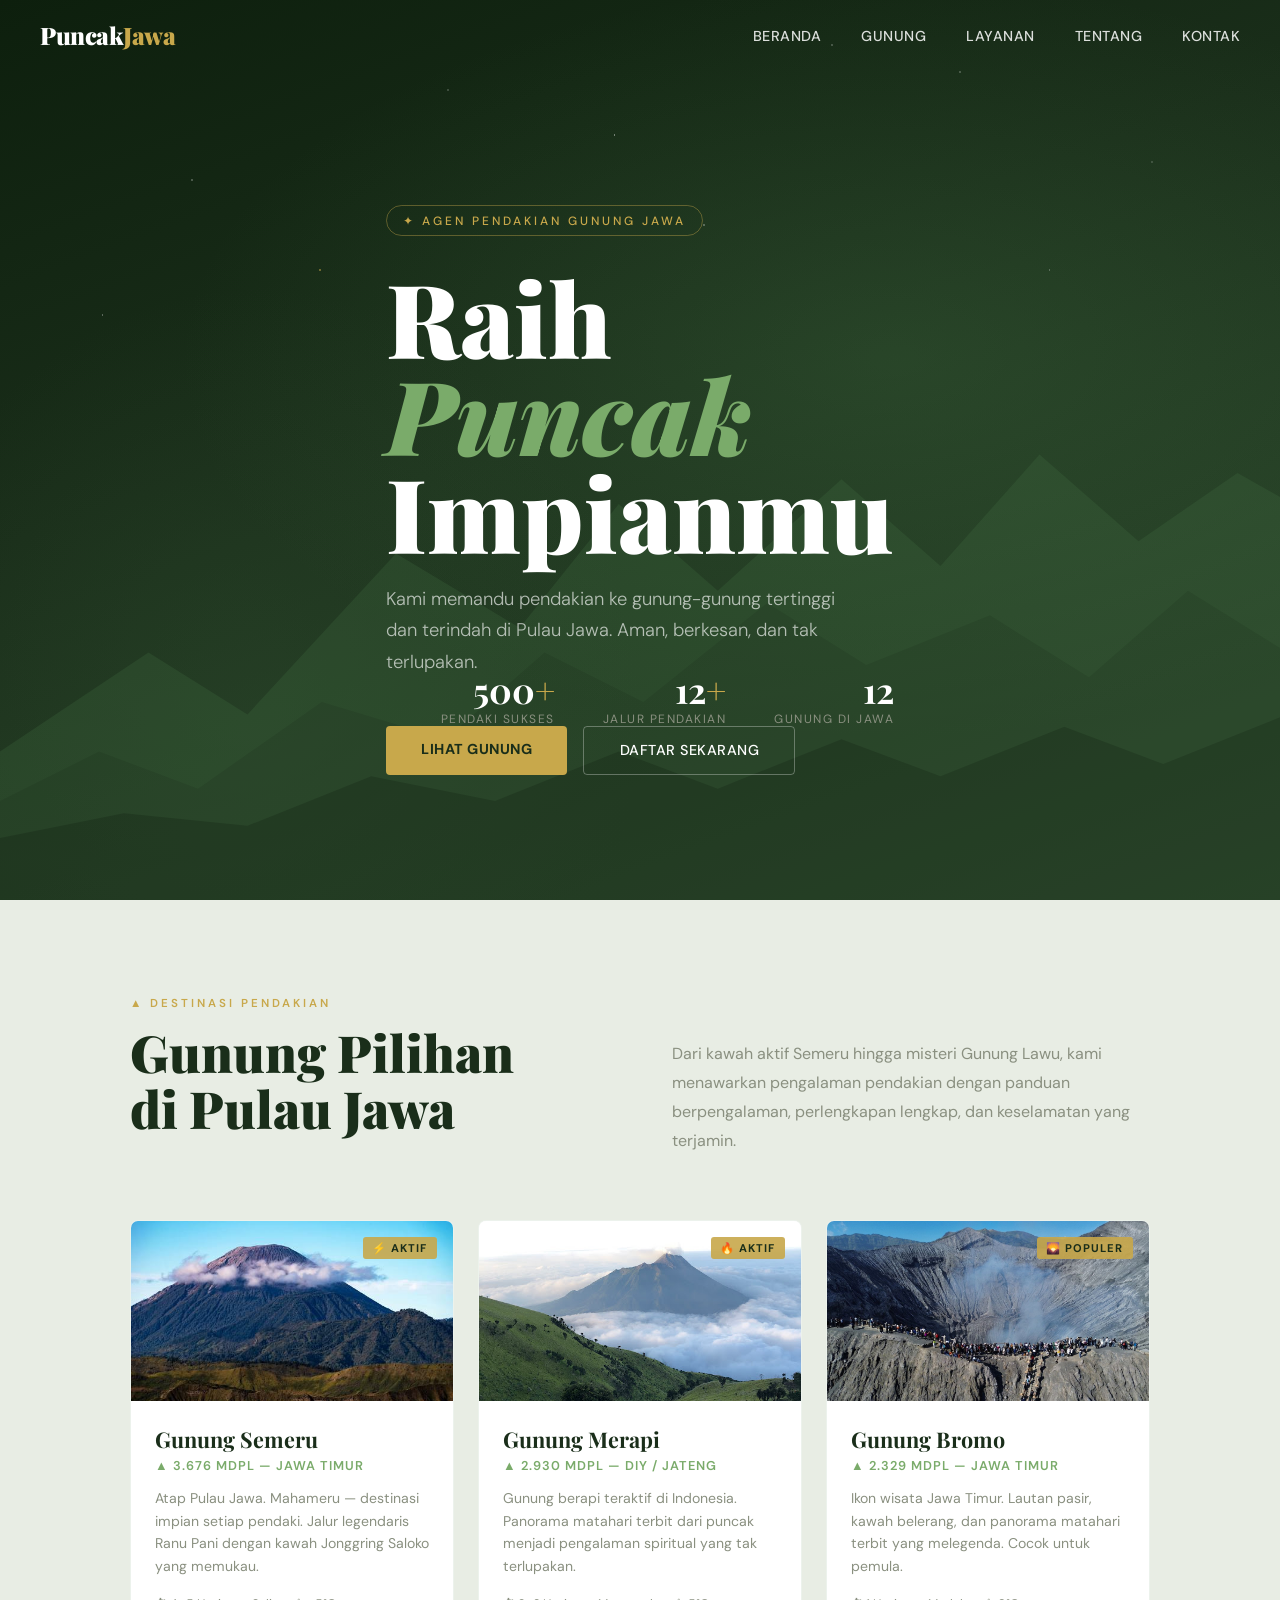
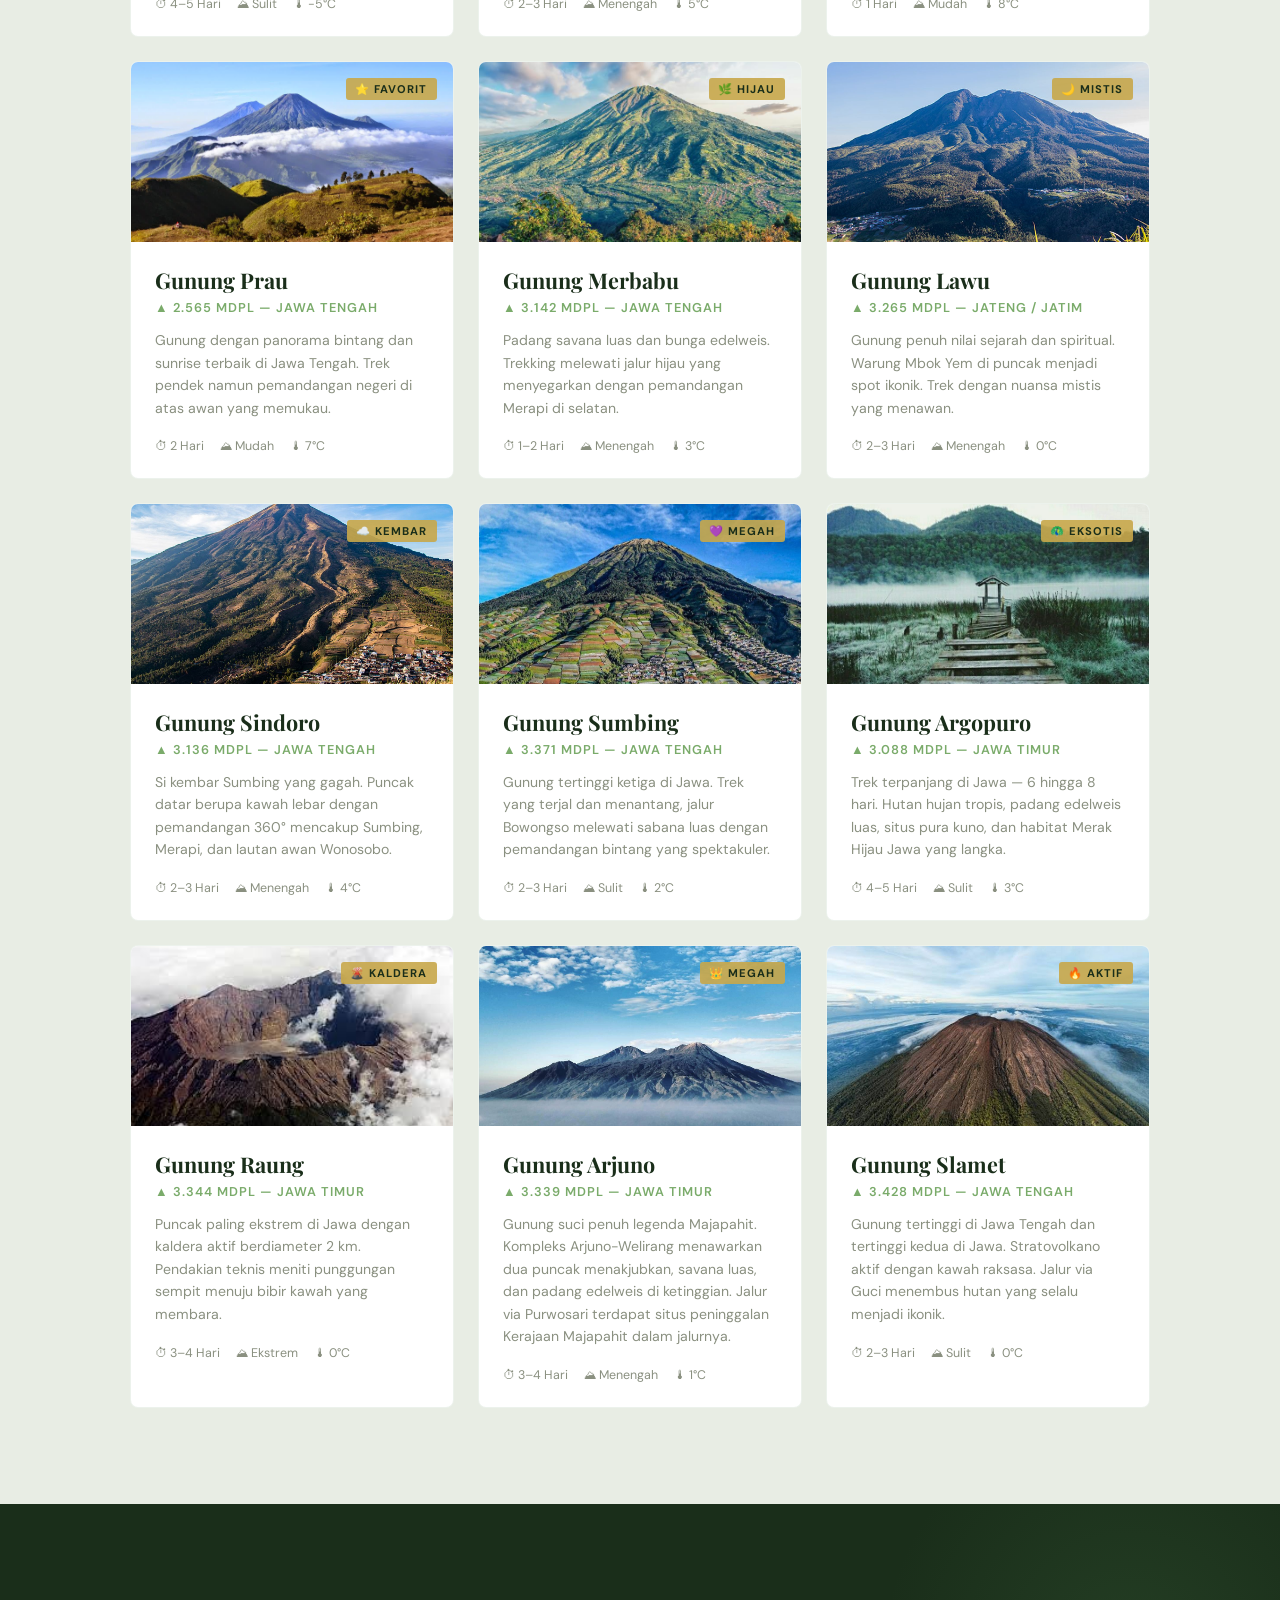
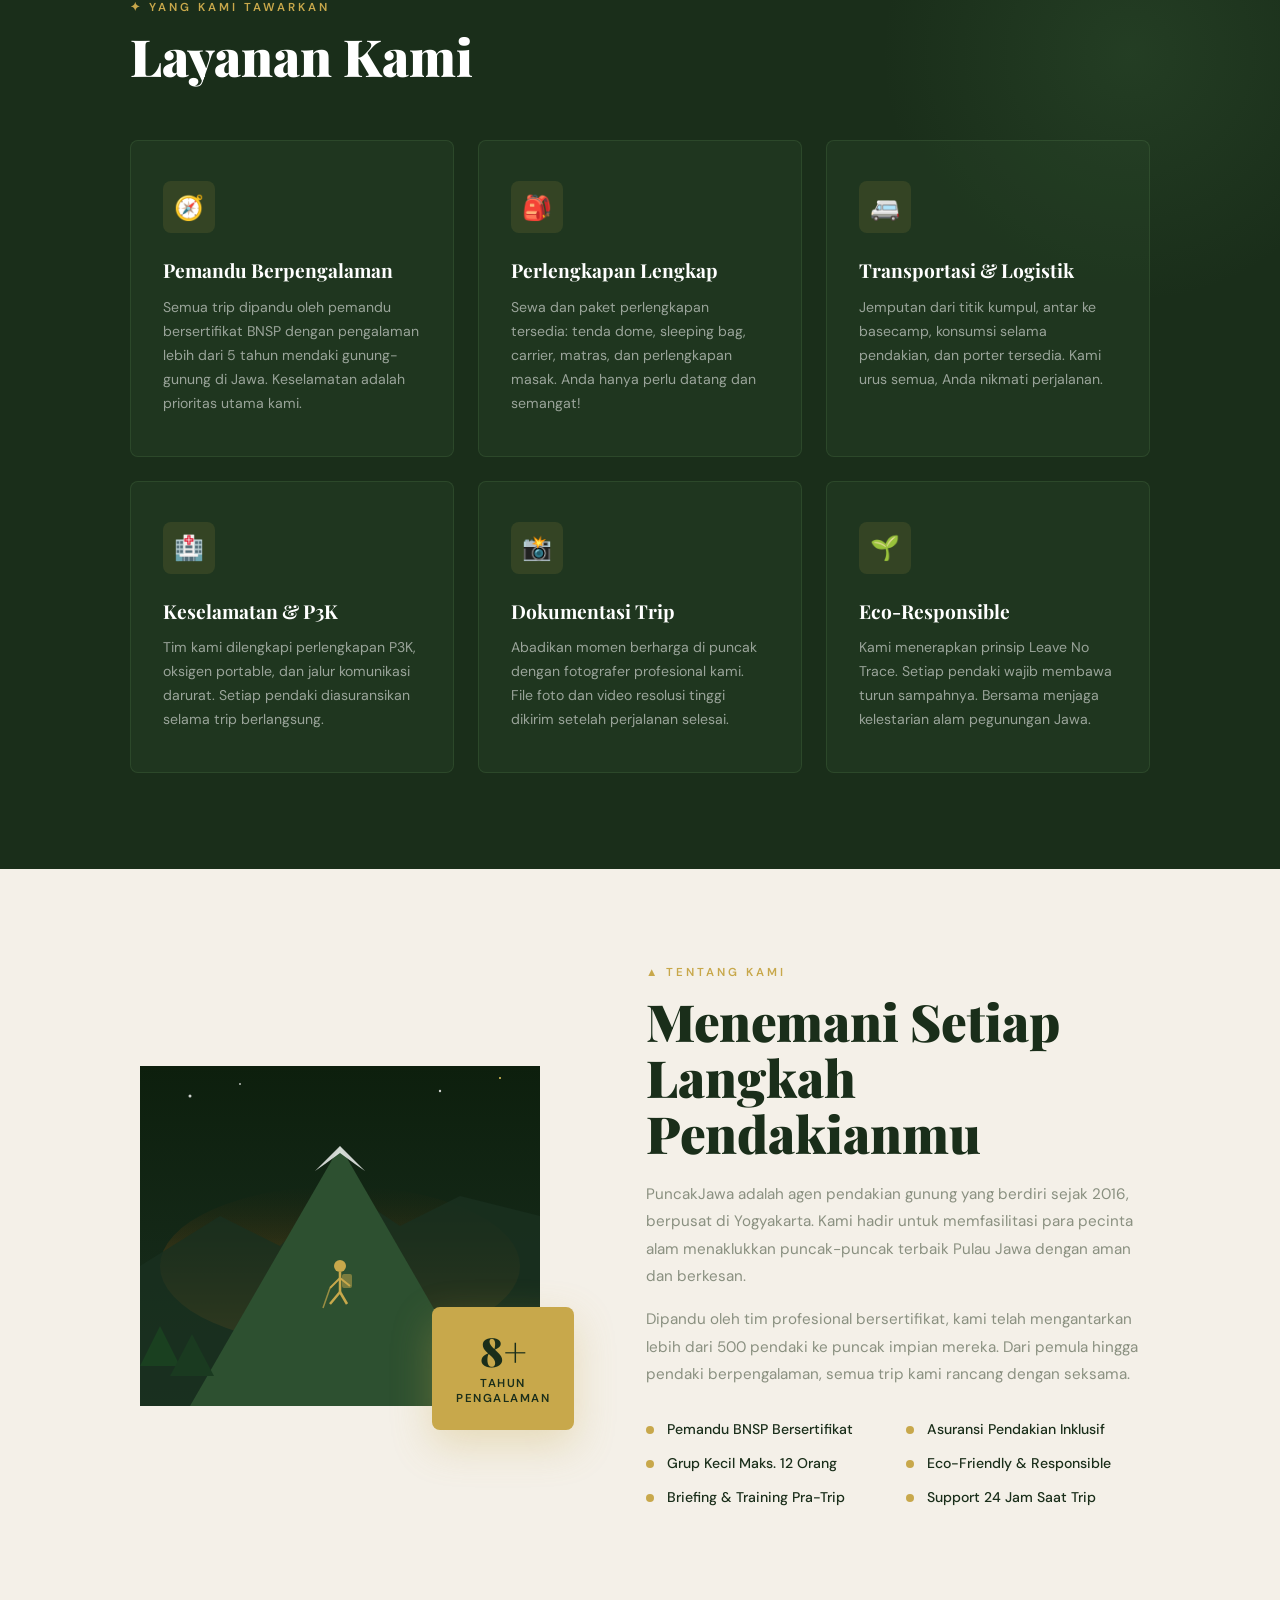
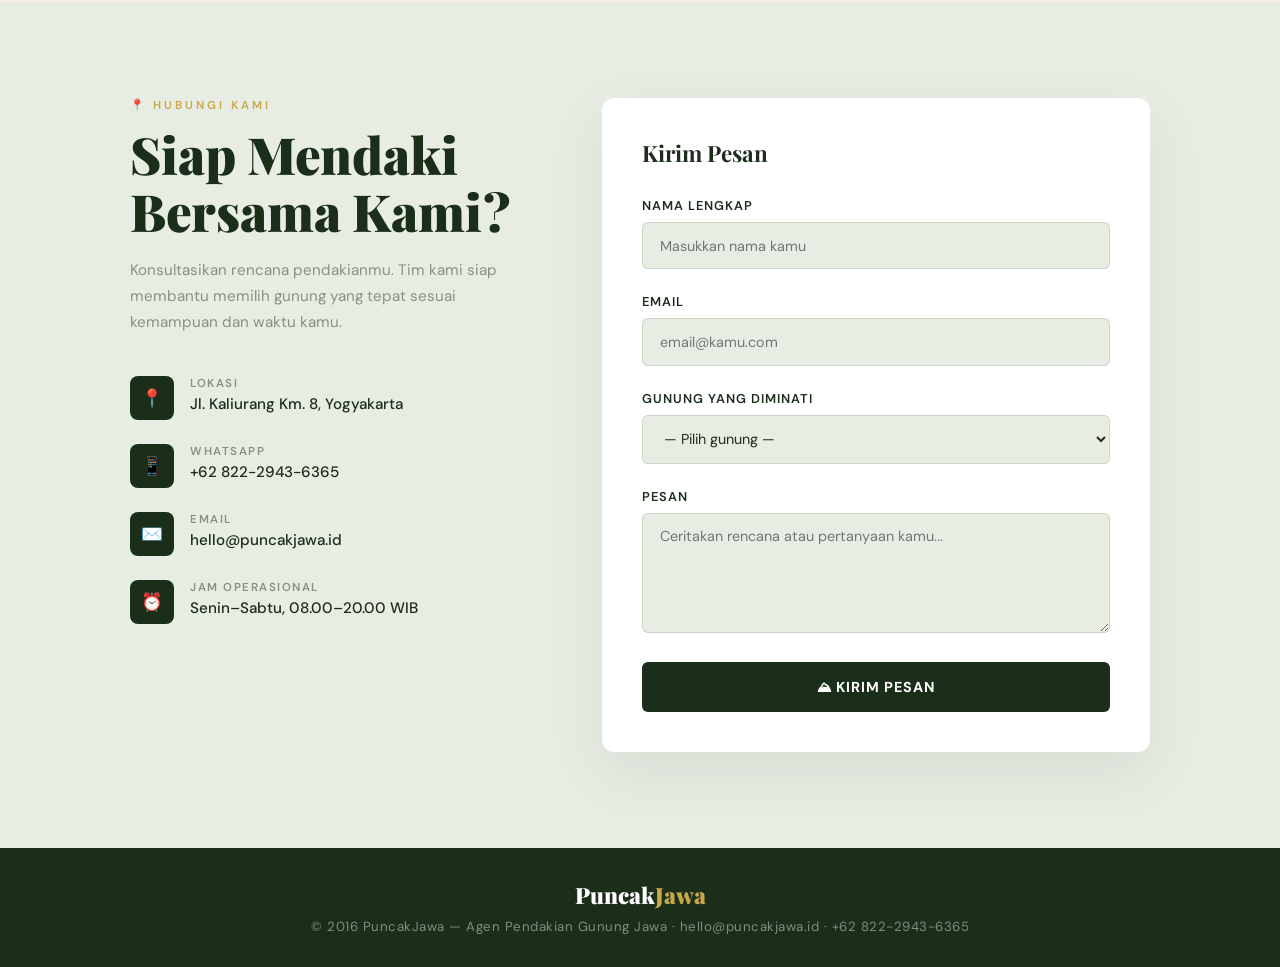
<file: Web-Project-Web-Bootstrap/index.html>
<!DOCTYPE html>
<html lang="id">
<head>
    <meta charset="UTF-8">
    <meta name="viewport" content="width=device-width, initial-scale=1.0">
    <title>Puncak Jawa — Agen Pendakian Gunung</title>
    <link href="https://fonts.googleapis.com/css2?family=Playfair+Display:ital,wght@0,700;0,900;1,700&family=DM+Sans:wght@300;400;500&display=swap" rel="stylesheet">
    <style>
        :root {
            --forest: #1a2e1a;
            --moss: #2d4a2d;
            --leaf: #4a7c4a;
            --sage: #7aab6a;
            --mist: #c8d8c0;
            --cream: #f4f0e8;
            --gold: #c8a84b;
            --fog: #e8ede4;
            --stone: #8a9080;
            --peak: #ffffff;
        }

        * { margin: 0; padding: 0; box-sizing: border-box; }
        html { scroll-behavior: smooth; }

        body {
            font-family: 'DM Sans', sans-serif;
            background: var(--cream);
            color: var(--forest);
            overflow-x: hidden;
        }

        ::-webkit-scrollbar { width: 6px; }
        ::-webkit-scrollbar-track { background: var(--forest); }
        ::-webkit-scrollbar-thumb { background: var(--gold); border-radius: 3px; }

        /* ─── NAVBAR ─── */
        nav {
            position: fixed;
            top: 0; left: 0; right: 0;
            z-index: 100;
            padding: 1.2rem 2.5rem;
            display: flex;
            justify-content: space-between;
            align-items: center;
            transition: all 0.4s ease;
        }
        nav.scrolled {
            background: rgba(26, 46, 26, 0.95);
            backdrop-filter: blur(12px);
            padding: 0.8rem 2.5rem;
            box-shadow: 0 4px 30px rgba(0,0,0,0.3);
        }
        .nav-brand {
            font-family: 'Playfair Display', serif;
            font-size: 1.5rem;
            font-weight: 900;
            color: var(--peak);
            text-decoration: none;
            letter-spacing: -0.5px;
        }
        .nav-brand span { color: var(--gold); }
        .nav-links { display: flex; gap: 2.5rem; list-style: none; }
        .nav-links a {
            text-decoration: none;
            color: rgba(255,255,255,0.85);
            font-size: 0.9rem;
            font-weight: 500;
            letter-spacing: 0.5px;
            text-transform: uppercase;
            position: relative;
            transition: color 0.3s;
        }
        .nav-links a::after {
            content: '';
            position: absolute;
            bottom: -4px; left: 0;
            width: 0; height: 1px;
            background: var(--gold);
            transition: width 0.3s;
        }
        .nav-links a:hover { color: var(--gold); }
        .nav-links a:hover::after { width: 100%; }

        /* ─── HERO ─── */
        #home {
            min-height: 100vh;
            position: relative;
            display: flex;
            align-items: center;
            overflow: hidden;
            background: var(--forest);
        }
        .hero-bg {
            position: absolute;
            inset: 0;
            background:
                radial-gradient(ellipse 80% 60% at 70% 40%, rgba(74,124,74,0.25) 0%, transparent 70%),
                radial-gradient(ellipse 50% 80% at 20% 80%, rgba(45,74,45,0.4) 0%, transparent 60%),
                linear-gradient(160deg, #0d1f0d 0%, #1a2e1a 40%, #2d4a2d 100%);
        }
        .hero-mountains {
            position: absolute;
            bottom: 0; left: 0; right: 0;
            height: 55%;
            opacity: 0.35;
        }
        .hero-stars {
            position: absolute;
            inset: 0;
            background-image:
                radial-gradient(1px 1px at 15% 20%, rgba(255,255,255,0.8) 0%, transparent 100%),
                radial-gradient(1px 1px at 35% 10%, rgba(255,255,255,0.6) 0%, transparent 100%),
                radial-gradient(1px 1px at 55% 25%, rgba(255,255,255,0.9) 0%, transparent 100%),
                radial-gradient(1px 1px at 75% 8%, rgba(255,255,255,0.7) 0%, transparent 100%),
                radial-gradient(1px 1px at 90% 18%, rgba(255,255,255,0.5) 0%, transparent 100%),
                radial-gradient(1px 1px at 8% 35%, rgba(255,255,255,0.6) 0%, transparent 100%),
                radial-gradient(1px 1px at 48% 15%, rgba(255,255,255,0.8) 0%, transparent 100%),
                radial-gradient(1.5px 1.5px at 25% 30%, rgba(200,168,75,0.9) 0%, transparent 100%),
                radial-gradient(1px 1px at 65% 5%, rgba(255,255,255,0.7) 0%, transparent 100%),
                radial-gradient(1px 1px at 82% 30%, rgba(255,255,255,0.5) 0%, transparent 100%);
        }
        .hero-content {
            position: relative;
            z-index: 2;
            max-width: 1100px;
            margin: 0 auto;
            padding: 0 2.5rem;
            padding-top: 5rem;
        }
        .hero-tag {
            display: inline-block;
            font-size: 0.75rem;
            font-weight: 500;
            letter-spacing: 3px;
            text-transform: uppercase;
            color: var(--gold);
            border: 1px solid rgba(200,168,75,0.4);
            padding: 0.4rem 1rem;
            border-radius: 100px;
            margin-bottom: 2rem;
            animation: fadeUp 0.8s 0.2s both;
        }
        .hero-title {
            font-family: 'Playfair Display', serif;
            font-size: clamp(3rem, 8vw, 6.5rem);
            font-weight: 900;
            line-height: 0.95;
            color: var(--peak);
            margin-bottom: 1.5rem;
            animation: fadeUp 0.8s 0.4s both;
        }
        .hero-title em { font-style: italic; color: var(--sage); }
        .hero-subtitle {
            font-size: 1.15rem;
            font-weight: 300;
            color: rgba(255,255,255,0.65);
            max-width: 480px;
            line-height: 1.7;
            margin-bottom: 3rem;
            animation: fadeUp 0.8s 0.6s both;
        }
        .hero-cta {
            display: flex;
            gap: 1rem;
            flex-wrap: wrap;
            animation: fadeUp 0.8s 0.8s both;
        }
        .btn-primary {
            background: var(--gold);
            color: var(--forest);
            padding: 0.9rem 2.2rem;
            border: none;
            border-radius: 4px;
            font-family: 'DM Sans', sans-serif;
            font-size: 0.9rem;
            font-weight: 700;
            letter-spacing: 0.5px;
            text-decoration: none;
            text-transform: uppercase;
            cursor: pointer;
            transition: all 0.3s;
        }
        .btn-primary:hover {
            background: var(--peak);
            transform: translateY(-2px);
            box-shadow: 0 10px 30px rgba(200,168,75,0.3);
        }
        .btn-outline {
            background: transparent;
            color: var(--peak);
            padding: 0.9rem 2.2rem;
            border: 1px solid rgba(255,255,255,0.3);
            border-radius: 4px;
            font-family: 'DM Sans', sans-serif;
            font-size: 0.9rem;
            font-weight: 500;
            text-decoration: none;
            text-transform: uppercase;
            letter-spacing: 0.5px;
            transition: all 0.3s;
        }
        .btn-outline:hover {
            border-color: var(--gold);
            color: var(--gold);
            transform: translateY(-2px);
        }
        .hero-stats {
            position: absolute;
            bottom: 3rem;
            right: 2.5rem;
            display: flex;
            gap: 3rem;
            animation: fadeUp 0.8s 1s both;
        }
        .stat { text-align: right; }
        .stat-num {
            font-family: 'Playfair Display', serif;
            font-size: 2.2rem;
            font-weight: 700;
            color: var(--peak);
            line-height: 1;
        }
        .stat-num span { color: var(--gold); }
        .stat-label {
            font-size: 0.75rem;
            letter-spacing: 1.5px;
            text-transform: uppercase;
            color: var(--stone);
            margin-top: 0.2rem;
        }

        /* ─── SECTION COMMONS ─── */
        section { padding: 6rem 0; }
        .container { max-width: 1100px; margin: 0 auto; padding: 0 2.5rem; }
        .section-tag {
            font-size: 0.72rem;
            letter-spacing: 3px;
            text-transform: uppercase;
            color: var(--gold);
            font-weight: 600;
            margin-bottom: 0.8rem;
        }
        .section-title {
            font-family: 'Playfair Display', serif;
            font-size: clamp(2rem, 4vw, 3.2rem);
            font-weight: 900;
            line-height: 1.1;
            margin-bottom: 1.2rem;
        }

        /* ─── GUNUNG SECTION ─── */
        #gunung { background: var(--fog); }
        .gunung-header {
            display: grid;
            grid-template-columns: 1fr 1fr;
            gap: 4rem;
            align-items: end;
            margin-bottom: 4rem;
        }
        .gunung-intro p { color: var(--stone); line-height: 1.8; font-size: 1rem; }
        .gunung-grid {
            display: grid;
            grid-template-columns: repeat(3, 1fr);
            gap: 1.5rem;
        }
        .gunung-card {
            background: var(--peak);
            border-radius: 8px;
            overflow: hidden;
            border: 1px solid rgba(74,124,74,0.1);
            transition: all 0.4s ease;
            cursor: pointer;
            position: relative;
        }
        .gunung-card:hover {
            transform: translateY(-8px);
            box-shadow: 0 25px 50px rgba(26,46,26,0.15);
        }

        /* ─── GUNUNG CARD IMAGE (foto atau SVG) ─── */
        .gunung-card-img {
            height: 180px;
            position: relative;
            overflow: hidden;
        }
        /* Jika pakai <img> real photo */
        .gunung-card-img img {
            width: 100%;
            height: 100%;
            object-fit: cover;
            display: block;
            transition: transform 0.5s ease;
        }
        .gunung-card:hover .gunung-card-img img { transform: scale(1.07); }
        /* Jika pakai SVG ilustrasi */
        .gunung-card-img svg {
            width: 100%;
            height: 100%;
            transition: transform 0.5s;
        }
        .gunung-card:hover .gunung-card-img svg { transform: scale(1.05); }

        .gunung-card-badge {
            position: absolute;
            top: 1rem; right: 1rem;
            background: rgba(200,168,75,0.9);
            color: var(--forest);
            font-size: 0.7rem;
            font-weight: 700;
            letter-spacing: 1px;
            text-transform: uppercase;
            padding: 0.25rem 0.6rem;
            border-radius: 3px;
            z-index: 2;
        }
        .gunung-card-body { padding: 1.5rem; }
        .gunung-name {
            font-family: 'Playfair Display', serif;
            font-size: 1.35rem;
            font-weight: 700;
            color: var(--forest);
            margin-bottom: 0.3rem;
        }
        .gunung-elev {
            font-size: 0.8rem;
            color: var(--sage);
            font-weight: 600;
            letter-spacing: 1px;
            text-transform: uppercase;
            margin-bottom: 0.8rem;
        }
        .gunung-desc {
            font-size: 0.88rem;
            color: var(--stone);
            line-height: 1.6;
            margin-bottom: 1.2rem;
        }
        .gunung-meta { display: flex; gap: 1rem; font-size: 0.78rem; color: var(--stone); }
        .gunung-meta span { display: flex; align-items: center; gap: 0.3rem; }

        /* ─── SERVICES ─── */
        #services {
            background: var(--forest);
            position: relative;
            overflow: hidden;
        }
        #services::before {
            content: '';
            position: absolute;
            top: -100px; right: -100px;
            width: 500px; height: 500px;
            background: radial-gradient(circle, rgba(74,124,74,0.2) 0%, transparent 70%);
            pointer-events: none;
        }
        #services .section-title { color: var(--peak); }
        #services .section-tag { color: var(--gold); }
        .services-grid {
            display: grid;
            grid-template-columns: repeat(3, 1fr);
            gap: 1.5rem;
            margin-top: 3.5rem;
        }
        .service-card {
            padding: 2.5rem 2rem;
            border: 1px solid rgba(122,171,106,0.15);
            border-radius: 8px;
            background: rgba(45,74,45,0.3);
            transition: all 0.4s;
            position: relative;
            overflow: hidden;
        }
        .service-card::before {
            content: '';
            position: absolute;
            top: 0; left: 0;
            width: 3px; height: 0;
            background: var(--gold);
            transition: height 0.4s;
        }
        .service-card:hover { background: rgba(45,74,45,0.55); border-color: rgba(200,168,75,0.3); }
        .service-card:hover::before { height: 100%; }
        .service-icon {
            width: 52px; height: 52px;
            background: rgba(200,168,75,0.12);
            border-radius: 8px;
            display: flex; align-items: center; justify-content: center;
            margin-bottom: 1.5rem;
            font-size: 1.5rem;
        }
        .service-title {
            font-family: 'Playfair Display', serif;
            font-size: 1.2rem;
            font-weight: 700;
            color: var(--peak);
            margin-bottom: 0.8rem;
        }
        .service-desc { font-size: 0.88rem; color: rgba(255,255,255,0.55); line-height: 1.7; }

        /* ─── ABOUT ─── */
        #about { background: var(--cream); }
        .about-grid {
            display: grid;
            grid-template-columns: 1fr 1.2fr;
            gap: 6rem;
            align-items: center;
        }
        .about-visual { position: relative; }
        .about-visual-main {
            width: 100%;
            border-radius: 8px;
            overflow: hidden;
            position: relative;
        }
        .about-visual-main svg { width: 100%; height: 340px; display: block; }
        .about-badge {
            position: absolute;
            bottom: -1.5rem; right: -1.5rem;
            background: var(--gold);
            color: var(--forest);
            padding: 1.5rem;
            border-radius: 8px;
            text-align: center;
            box-shadow: 0 15px 40px rgba(200,168,75,0.3);
        }
        .about-badge-num {
            font-family: 'Playfair Display', serif;
            font-size: 2.5rem;
            font-weight: 900;
            line-height: 1;
        }
        .about-badge-label { font-size: 0.72rem; font-weight: 600; letter-spacing: 1.5px; text-transform: uppercase; margin-top: 0.3rem; }
        .about-content .section-title { color: var(--forest); }
        .about-text { color: var(--stone); line-height: 1.8; margin-bottom: 1rem; font-size: 0.95rem; }
        .about-features { display: grid; grid-template-columns: 1fr 1fr; gap: 1rem; margin-top: 2rem; }
        .feature-item { display: flex; align-items: flex-start; gap: 0.8rem; }
        .feature-dot { width: 8px; height: 8px; background: var(--gold); border-radius: 50%; margin-top: 0.35rem; flex-shrink: 0; }
        .feature-text { font-size: 0.88rem; color: var(--forest); font-weight: 500; }

        /* ─── CONTACT ─── */
        #contact { background: var(--fog); }
        .contact-wrapper {
            display: grid;
            grid-template-columns: 1fr 1.4fr;
            gap: 5rem;
            align-items: start;
        }
        .contact-info .section-title { color: var(--forest); }
        .contact-details { margin-top: 2.5rem; display: flex; flex-direction: column; gap: 1.5rem; }
        .contact-item { display: flex; align-items: flex-start; gap: 1rem; }
        .contact-icon {
            width: 44px; height: 44px;
            background: var(--forest);
            border-radius: 8px;
            display: flex; align-items: center; justify-content: center;
            font-size: 1.1rem;
            flex-shrink: 0;
        }
        .contact-item-label { font-size: 0.72rem; letter-spacing: 1.5px; text-transform: uppercase; color: var(--stone); font-weight: 600; }
        .contact-item-value { font-size: 0.95rem; color: var(--forest); font-weight: 500; margin-top: 0.2rem; }
        .contact-form {
            background: var(--peak);
            padding: 2.5rem;
            border-radius: 12px;
            box-shadow: 0 20px 60px rgba(26,46,26,0.08);
        }
        .form-group { margin-bottom: 1.5rem; }
        .form-label { display: block; font-size: 0.8rem; font-weight: 600; letter-spacing: 1px; text-transform: uppercase; color: var(--forest); margin-bottom: 0.5rem; }
        .form-control {
            width: 100%;
            padding: 0.85rem 1.1rem;
            border: 1.5px solid rgba(74,124,74,0.2);
            border-radius: 6px;
            font-family: 'DM Sans', sans-serif;
            font-size: 0.9rem;
            color: var(--forest);
            background: var(--fog);
            transition: all 0.3s;
            outline: none;
        }
        .form-control:focus {
            border-color: var(--sage);
            background: var(--peak);
            box-shadow: 0 0 0 3px rgba(122,171,106,0.12);
        }
        textarea.form-control { resize: vertical; min-height: 120px; }
        .form-submit {
            width: 100%;
            padding: 1rem;
            background: var(--forest);
            color: var(--peak);
            border: none;
            border-radius: 6px;
            font-family: 'DM Sans', sans-serif;
            font-size: 0.9rem;
            font-weight: 700;
            letter-spacing: 1px;
            text-transform: uppercase;
            cursor: pointer;
            transition: all 0.3s;
        }
        .form-submit:hover {
            background: var(--moss);
            transform: translateY(-2px);
            box-shadow: 0 10px 30px rgba(26,46,26,0.2);
        }

        /* ─── FOOTER ─── */
        footer { background: var(--forest); padding: 2rem 2.5rem; text-align: center; }
        .footer-logo { font-family: 'Playfair Display', serif; font-size: 1.4rem; font-weight: 900; color: var(--peak); margin-bottom: 0.5rem; }
        .footer-logo span { color: var(--gold); }
        .footer-text { font-size: 0.83rem; color: rgba(255,255,255,0.45); letter-spacing: 0.5px; }

        /* ─── ANIMATIONS ─── */
        @keyframes fadeUp {
            from { opacity: 0; transform: translateY(24px); }
            to { opacity: 1; transform: translateY(0); }
        }
        .reveal { opacity: 0; transform: translateY(32px); transition: opacity 0.7s ease, transform 0.7s ease; }
        .reveal.visible { opacity: 1; transform: translateY(0); }

        /* ─── HAMBURGER ─── */
        .hamburger { display: none; flex-direction: column; gap: 5px; cursor: pointer; padding: 4px; }
        .hamburger span { display: block; width: 24px; height: 2px; background: var(--peak); border-radius: 2px; transition: all 0.3s; }

        /* ─── RESPONSIVE ─── */
        @media (max-width: 900px) {
            .gunung-grid { grid-template-columns: 1fr 1fr; }
            .services-grid { grid-template-columns: 1fr 1fr; }
            .about-grid { grid-template-columns: 1fr; gap: 3rem; }
            .gunung-header { grid-template-columns: 1fr; gap: 1.5rem; }
            .contact-wrapper { grid-template-columns: 1fr; gap: 3rem; }
            .hero-stats { position: static; margin-top: 3rem; justify-content: flex-start; }
        }
        @media (max-width: 600px) {
            .gunung-grid { grid-template-columns: 1fr; }
            .services-grid { grid-template-columns: 1fr; }
            .hamburger { display: flex; }
            .nav-links {
                display: none;
                position: absolute;
                top: 100%; left: 0; right: 0;
                background: rgba(26,46,26,0.97);
                flex-direction: column;
                padding: 1.5rem 2.5rem;
                gap: 1.5rem;
                backdrop-filter: blur(12px);
            }
            .nav-links.open { display: flex; }
            .about-features { grid-template-columns: 1fr; }
            .about-badge { right: 0; bottom: -3rem; }
        }

        /* ─── IMAGE PLACEHOLDER (jika foto belum ada) ─── */
        .img-placeholder {
            width: 100%;
            height: 100%;
            display: flex;
            align-items: center;
            justify-content: center;
            font-size: 0.75rem;
            color: rgba(255,255,255,0.4);
            letter-spacing: 1px;
            text-transform: uppercase;
        }
    </style>
</head>
<body>

    <!-- Navbar -->
    <nav id="navbar">
        <a class="nav-brand" href="#home">Puncak<span>Jawa</span></a>
        <div class="hamburger" id="hamburger" onclick="toggleMenu()">
            <span></span><span></span><span></span>
        </div>
        <ul class="nav-links" id="navLinks">
            <li><a href="#home">Beranda</a></li>
            <li><a href="#gunung">Gunung</a></li>
            <li><a href="#services">Layanan</a></li>
            <li><a href="#about">Tentang</a></li>
            <li><a href="#contact">Kontak</a></li>
        </ul>
    </nav>

    <!-- Hero Section -->
    <section id="home">
        <div class="hero-bg"></div>
        <div class="hero-stars"></div>
        <svg class="hero-mountains" viewBox="0 0 1440 400" preserveAspectRatio="none" xmlns="http://www.w3.org/2000/svg">
            <path d="M0,400 L0,280 L120,200 L200,250 L320,120 L420,180 L500,80 L580,150 L680,60 L760,130 L840,40 L920,110 L1000,55 L1080,100 L1160,30 L1240,90 L1320,50 L1380,80 L1440,70 L1440,400 Z" fill="rgba(74,124,74,0.6)"/>
            <path d="M0,400 L0,320 L80,280 L160,310 L260,240 L360,270 L440,200 L520,240 L620,160 L700,210 L800,170 L880,220 L960,150 L1040,200 L1120,130 L1200,180 L1280,160 L1360,190 L1440,170 L1440,400 Z" fill="rgba(45,74,45,0.7)"/>
            <path d="M0,400 L0,350 L100,330 L200,340 L300,300 L400,320 L500,280 L580,310 L680,270 L760,300 L860,260 L940,290 L1040,250 L1140,280 L1240,240 L1340,270 L1440,250 L1440,400 Z" fill="rgba(26,46,26,0.85)"/>
        </svg>
        <div class="hero-content">
            <div class="hero-tag">✦ Agen Pendakian Gunung Jawa</div>
            <h1 class="hero-title">
                Raih<br>
                <em>Puncak</em><br>
                Impianmu
            </h1>
            <p class="hero-subtitle">
                Kami memandu pendakian ke gunung-gunung tertinggi dan terindah di Pulau Jawa. Aman, berkesan, dan tak terlupakan.
            </p>
            <div class="hero-cta">
                <a href="#gunung" class="btn-primary">Lihat Gunung</a>
                <a href="#contact" class="btn-outline">Daftar Sekarang</a>
            </div>
            <div class="hero-stats">
                <div class="stat">
                    <div class="stat-num">500<span>+</span></div>
                    <div class="stat-label">Pendaki Sukses</div>
                </div>
                <div class="stat">
                    <div class="stat-num">12<span>+</span></div>
                    <div class="stat-label">Jalur Pendakian</div>
                </div>
                <div class="stat">
                    <div class="stat-num">12<span></span></div>
                    <div class="stat-label">Gunung di Jawa</div>
                </div>
            </div>
        </div>
    </section>

    <!-- Gunung Section -->
    <section id="gunung">
        <div class="container">
            <div class="gunung-header reveal">
                <div>
                    <div class="section-tag">▲ Destinasi Pendakian</div>
                    <h2 class="section-title" style="color:var(--forest)">Gunung Pilihan<br>di Pulau Jawa</h2>
                </div>
                <div class="gunung-intro">
                    <p>Dari kawah aktif Semeru hingga misteri Gunung Lawu, kami menawarkan pengalaman pendakian dengan panduan berpengalaman, perlengkapan lengkap, dan keselamatan yang terjamin.</p>
                </div>
            </div>

            <div class="gunung-grid">

                <!-- ══ 1. SEMERU ══ -->
                <div class="gunung-card reveal">
                    <div class="gunung-card-img">
                        <img src="asset/img/semeru.jfif" alt="Gunung Semeru">
                            <defs>
                                <linearGradient id="sky1" x1="0" y1="0" x2="0" y2="1">
                                    <stop offset="0%" stop-color="#1a2e3a"/>
                                    <stop offset="100%" stop-color="#2d4a5e"/>
                                </linearGradient>
                            </defs>
                            <rect width="300" height="180" fill="url(#sky1)"/>
                            <circle cx="240" cy="35" r="18" fill="rgba(255,200,80,0.2)"/>
                            <circle cx="240" cy="35" r="10" fill="rgba(255,200,100,0.7)"/>
                            <circle cx="30" cy="20" r="1" fill="white" opacity="0.8"/>
                            <circle cx="80" cy="12" r="1" fill="white" opacity="0.7"/>
                            <circle cx="150" cy="18" r="1" fill="white" opacity="0.6"/>
                            <circle cx="190" cy="8" r="1.2" fill="white" opacity="0.9"/>
                            <path d="M0,180 L0,130 L60,90 L90,110 L140,50 L180,85 L220,70 L270,100 L300,95 L300,180Z" fill="#1a3020"/>
                            <path d="M100,180 L140,50 L180,85" fill="#2d5030"/>
                            <path d="M130,62 L140,50 L150,62 L145,60 L140,55 L135,60Z" fill="white" opacity="0.85"/>
                            <ellipse cx="140" cy="42" rx="8" ry="12" fill="rgba(200,200,200,0.2)"/>
                            <ellipse cx="137" cy="32" rx="5" ry="8" fill="rgba(200,200,200,0.15)"/>
                        </svg>
                        <div class="gunung-card-badge">⚡ Aktif</div>
                    </div>
                    <div class="gunung-card-body">
                        <div class="gunung-name">Gunung Semeru</div>
                        <div class="gunung-elev">▲ 3.676 mdpl — Jawa Timur</div>
                        <p class="gunung-desc">Atap Pulau Jawa. Mahameru — destinasi impian setiap pendaki. Jalur legendaris Ranu Pani dengan kawah Jonggring Saloko yang memukau.</p>
                        <div class="gunung-meta">
                            <span>⏱ 4–5 Hari</span>
                            <span>⛰ Sulit</span>
                            <span>🌡 -5°C</span>
                        </div>
                    </div>
                </div>

                <!-- ══ 2. MERAPI ══ -->
                <div class="gunung-card reveal">
                    <div class="gunung-card-img">
                        <!-- <img src="asset/img/merapi.jpg" alt="Gunung Merapi"> -->
                        <img src="asset/img/merapi.jpg" alt="Gunung Merapi">g">
                            <defs>
                                <linearGradient id="sky2" x1="0" y1="0" x2="0" y2="1">
                                    <stop offset="0%" stop-color="#1f1a0a"/>
                                    <stop offset="100%" stop-color="#3d2e10"/>
                                </linearGradient>
                            </defs>
                            <rect width="300" height="180" fill="url(#sky2)"/>
                            <ellipse cx="155" cy="75" rx="40" ry="20" fill="rgba(255,80,0,0.15)"/>
                            <path d="M0,180 L0,120 L60,100 L120,80 L155,40 L190,80 L240,100 L300,110 L300,180Z" fill="#2a1a0a"/>
                            <path d="M130,70 L155,40 L180,70" fill="#3d2510"/>
                            <path d="M155,55 L158,65 L153,72 L160,68 L165,75" stroke="rgba(255,100,0,0.7)" stroke-width="2" fill="none"/>
                            <circle cx="155" cy="42" r="4" fill="rgba(255,140,0,0.8)"/>
                            <ellipse cx="155" cy="38" rx="6" ry="10" fill="rgba(255,80,0,0.25)"/>
                            <circle cx="40" cy="25" r="1" fill="white" opacity="0.7"/>
                            <circle cx="100" cy="15" r="1.2" fill="white" opacity="0.8"/>
                            <circle cx="240" cy="20" r="1" fill="white" opacity="0.6"/>
                        </svg>
                        <div class="gunung-card-badge">🔥 Aktif</div>
                    </div>
                    <div class="gunung-card-body">
                        <div class="gunung-name">Gunung Merapi</div>
                        <div class="gunung-elev">▲ 2.930 mdpl — DIY / Jateng</div>
                        <p class="gunung-desc">Gunung berapi teraktif di Indonesia. Panorama matahari terbit dari puncak menjadi pengalaman spiritual yang tak terlupakan.</p>
                        <div class="gunung-meta">
                            <span>⏱ 2–3 Hari</span>
                            <span>⛰ Menengah</span>
                            <span>🌡 5°C</span>
                        </div>
                    </div>
                </div>

                <!-- ══ 3. BROMO ══ -->
                <div class="gunung-card reveal">
                    <div class="gunung-card-img">
                        <img src="asset/img/bromo.jpg" alt="Gunung Bromo">
                            <defs>
                                <linearGradient id="sky3" x1="0" y1="0" x2="1" y2="1">
                                    <stop offset="0%" stop-color="#1a1030"/>
                                    <stop offset="60%" stop-color="#4a2020"/>
                                    <stop offset="100%" stop-color="#8a4010"/>
                                </linearGradient>
                            </defs>
                            <rect width="300" height="180" fill="url(#sky3)"/>
                            <ellipse cx="200" cy="90" rx="60" ry="40" fill="rgba(255,140,50,0.2)"/>
                            <ellipse cx="200" cy="95" rx="35" ry="25" fill="rgba(255,160,50,0.25)"/>
                            <rect x="0" y="130" width="300" height="50" fill="#3a2a10"/>
                            <path d="M60,180 L80,130 L110,140 L130,120 L150,125 L160,115 L175,118 L185,130 L200,180Z" fill="#2a1a08"/>
                            <ellipse cx="160" cy="108" rx="10" ry="14" fill="rgba(200,200,200,0.3)"/>
                            <ellipse cx="158" cy="96" rx="7" ry="10" fill="rgba(200,200,200,0.2)"/>
                            <path d="M210,180 L240,80 L270,110 L300,100 L300,180Z" fill="rgba(50,30,10,0.8)"/>
                            <circle cx="25" cy="20" r="1" fill="white" opacity="0.7"/>
                            <circle cx="70" cy="10" r="1" fill="white" opacity="0.8"/>
                            <circle cx="110" cy="22" r="1.2" fill="white" opacity="0.6"/>
                        </svg>
                        <div class="gunung-card-badge">🌄 Populer</div>
                    </div>
                    <div class="gunung-card-body">
                        <div class="gunung-name">Gunung Bromo</div>
                        <div class="gunung-elev">▲ 2.329 mdpl — Jawa Timur</div>
                        <p class="gunung-desc">Ikon wisata Jawa Timur. Lautan pasir, kawah belerang, dan panorama matahari terbit yang melegenda. Cocok untuk pemula.</p>
                        <div class="gunung-meta">
                            <span>⏱ 1 Hari</span>
                            <span>⛰ Mudah</span>
                            <span>🌡 8°C</span>
                        </div>
                    </div>
                </div>

                <!-- ══ 4. PRAU ══ -->
                <div class="gunung-card reveal">
                    <div class="gunung-card-img">
                        <img src="asset/img/prau.jpg" alt="Gunung Prau">>
                            <defs>
                                <linearGradient id="sky4" x1="0" y1="0" x2="0" y2="1">
                                    <stop offset="0%" stop-color="#0a1a2a"/>
                                    <stop offset="100%" stop-color="#1a3a4a"/>
                                </linearGradient>
                            </defs>
                            <rect width="300" height="180" fill="url(#sky4)"/>
                            <path d="M20,60 Q150,10 280,50" stroke="rgba(200,200,255,0.15)" stroke-width="20" fill="none"/>
                            <path d="M0,180 L0,110 L70,80 L130,100 L175,60 L220,90 L270,75 L300,85 L300,180Z" fill="#1a3020"/>
                            <path d="M155,72 L175,60 L195,72" fill="#2a4a30"/>
                            <circle cx="30" cy="25" r="1" fill="white" opacity="0.9"/>
                            <circle cx="60" cy="15" r="1.3" fill="white" opacity="0.8"/>
                            <circle cx="100" cy="30" r="1" fill="white" opacity="0.7"/>
                            <circle cx="140" cy="10" r="1.2" fill="white" opacity="0.9"/>
                            <circle cx="200" cy="20" r="1" fill="white" opacity="0.8"/>
                            <circle cx="250" cy="15" r="1.5" fill="rgba(255,220,100,0.9)"/>
                            <circle cx="280" cy="30" r="1" fill="white" opacity="0.7"/>
                            <path d="M80,120 L95,105 L110,120Z" fill="rgba(200,168,75,0.6)"/>
                        </svg>
                        <div class="gunung-card-badge">⭐ Favorit</div>
                    </div>
                    <div class="gunung-card-body">
                        <div class="gunung-name">Gunung Prau</div>
                        <div class="gunung-elev">▲ 2.565 mdpl — Jawa Tengah</div>
                        <p class="gunung-desc">Gunung dengan panorama bintang dan sunrise terbaik di Jawa Tengah. Trek pendek namun pemandangan negeri di atas awan yang memukau.</p>
                        <div class="gunung-meta">
                            <span>⏱ 2 Hari</span>
                            <span>⛰ Mudah</span>
                            <span>🌡 7°C</span>
                        </div>
                    </div>
                </div>

                <!-- ══ 5. MERBABU ══ -->
                <div class="gunung-card reveal">
                    <div class="gunung-card-img">
                        <img src="asset/img/merbabu.jpg" alt="Gunung Merbabu">
                            <defs>
                                <linearGradient id="sky5" x1="0" y1="0" x2="0.5" y2="1">
                                    <stop offset="0%" stop-color="#0d2a1a"/>
                                    <stop offset="100%" stop-color="#1a4a2a"/>
                                </linearGradient>
                            </defs>
                            <rect width="300" height="180" fill="url(#sky5)"/>
                            <path d="M0,180 L0,105 L80,75 L130,95 L180,55 L220,80 L260,65 L300,80 L300,180Z" fill="#1a3a20"/>
                            <path d="M160,68 L180,55 L200,68" fill="#2d5a30"/>
                            <path d="M172,62 L180,55 L188,62 L184,60 L180,57 L176,60Z" fill="rgba(255,255,255,0.8)"/>
                            <rect x="0" y="150" width="300" height="30" fill="#1a4a20" opacity="0.7"/>
                            <path d="M20,150 Q30,140 40,150 Q50,140 60,150" stroke="#2a6a30" stroke-width="1" fill="none" opacity="0.6"/>
                            <path d="M100,150 Q110,142 120,150 Q130,142 140,150" stroke="#2a6a30" stroke-width="1" fill="none" opacity="0.6"/>
                            <circle cx="50" cy="20" r="1.2" fill="white" opacity="0.8"/>
                            <circle cx="120" cy="12" r="1" fill="white" opacity="0.7"/>
                            <circle cx="260" cy="22" r="1.3" fill="rgba(200,168,75,0.9)"/>
                        </svg>
                        <div class="gunung-card-badge">🌿 Hijau</div>
                    </div>
                    <div class="gunung-card-body">
                        <div class="gunung-name">Gunung Merbabu</div>
                        <div class="gunung-elev">▲ 3.142 mdpl — Jawa Tengah</div>
                        <p class="gunung-desc">Padang savana luas dan bunga edelweis. Trekking melewati jalur hijau yang menyegarkan dengan pemandangan Merapi di selatan.</p>
                        <div class="gunung-meta">
                            <span>⏱ 1–2 Hari</span>
                            <span>⛰ Menengah</span>
                            <span>🌡 3°C</span>
                        </div>
                    </div>
                </div>

                <!-- ══ 6. LAWU ══ -->
                <div class="gunung-card reveal">
                    <div class="gunung-card-img">
                        <img src="asset/img/lawu.jpg" alt="Gunung Lawu">
                            <defs>
                                <linearGradient id="sky6" x1="0" y1="0" x2="0" y2="1">
                                    <stop offset="0%" stop-color="#1a0a2a"/>
                                    <stop offset="100%" stop-color="#2a1a3a"/>
                                </linearGradient>
                            </defs>
                            <rect width="300" height="180" fill="url(#sky6)"/>
                            <ellipse cx="150" cy="100" rx="200" ry="40" fill="rgba(200,200,255,0.05)"/>
                            <path d="M0,180 L0,100 L90,70 L140,90 L185,45 L225,75 L280,60 L300,70 L300,180Z" fill="#1a1a3a"/>
                            <path d="M165,58 L185,45 L205,58" fill="#2a2a5a"/>
                            <circle cx="60" cy="30" r="14" fill="rgba(255,255,200,0.15)"/>
                            <circle cx="60" cy="30" r="10" fill="rgba(255,255,200,0.6)"/>
                            <ellipse cx="150" cy="95" rx="120" ry="15" fill="rgba(255,255,255,0.06)"/>
                            <circle cx="120" cy="18" r="1" fill="white" opacity="0.8"/>
                            <circle cx="200" cy="12" r="1.3" fill="white" opacity="0.9"/>
                            <circle cx="250" cy="25" r="1" fill="white" opacity="0.7"/>
                        </svg>
                        <div class="gunung-card-badge">🌙 Mistis</div>
                    </div>
                    <div class="gunung-card-body">
                        <div class="gunung-name">Gunung Lawu</div>
                        <div class="gunung-elev">▲ 3.265 mdpl — Jateng / Jatim</div>
                        <p class="gunung-desc">Gunung penuh nilai sejarah dan spiritual. Warung Mbok Yem di puncak menjadi spot ikonik. Trek dengan nuansa mistis yang menawan.</p>
                        <div class="gunung-meta">
                            <span>⏱ 2–3 Hari</span>
                            <span>⛰ Menengah</span>
                            <span>🌡 0°C</span>
                        </div>
                    </div>
                </div>

                <!-- ══ 7. SINDORO ══ -->
                <div class="gunung-card reveal">
                    <div class="gunung-card-img">
                        <img src="asset/img/sindoro.jpg" alt="Gunung Sindoro">
                            <defs>
                                <linearGradient id="sky7" x1="0" y1="0" x2="0" y2="1">
                                    <stop offset="0%" stop-color="#0a1a30"/>
                                    <stop offset="100%" stop-color="#1a3050"/>
                                </linearGradient>
                            </defs>
                            <rect width="300" height="180" fill="url(#sky7)"/>
                            <path d="M0,180 L0,115 L60,95 L100,110 L145,55 L185,80 L220,65 L260,85 L300,90 L300,180Z" fill="#1a3025"/>
                            <path d="M125,68 L145,55 L165,68" fill="#2d5035"/>
                            <path d="M137,63 L145,55 L153,63 L149,61 L145,58 L141,61Z" fill="rgba(255,255,255,0.85)"/>
                            <ellipse cx="80" cy="108" rx="50" ry="10" fill="rgba(255,255,255,0.07)"/>
                            <ellipse cx="230" cy="100" rx="40" ry="8" fill="rgba(255,255,255,0.06)"/>
                            <circle cx="40" cy="22" r="1.2" fill="white" opacity="0.8"/>
                            <circle cx="110" cy="12" r="1" fill="white" opacity="0.7"/>
                            <circle cx="220" cy="18" r="1.3" fill="rgba(200,168,75,0.9)"/>
                            <circle cx="270" cy="28" r="1" fill="white" opacity="0.6"/>
                        </svg>
                        <div class="gunung-card-badge">☁️ Kembar</div>
                    </div>
                    <div class="gunung-card-body">
                        <div class="gunung-name">Gunung Sindoro</div>
                        <div class="gunung-elev">▲ 3.136 mdpl — Jawa Tengah</div>
                        <p class="gunung-desc">Si kembar Sumbing yang gagah. Puncak datar berupa kawah lebar dengan pemandangan 360° mencakup Sumbing, Merapi, dan lautan awan Wonosobo.</p>
                        <div class="gunung-meta">
                            <span>⏱ 2–3 Hari</span>
                            <span>⛰ Menengah</span>
                            <span>🌡 4°C</span>
                        </div>
                    </div>
                </div>

                <!-- ══ 8. SUMBING ══ -->
                <div class="gunung-card reveal">
                    <div class="gunung-card-img">
                        <img src="asset/img/sumbing.jpg" alt="Gunung Sumbing">
                            <defs>
                                <linearGradient id="sky8" x1="0" y1="0" x2="0.3" y2="1">
                                    <stop offset="0%" stop-color="#1a0820"/>
                                    <stop offset="100%" stop-color="#2a1830"/>
                                </linearGradient>
                            </defs>
                            <rect width="300" height="180" fill="url(#sky8)"/>
                            <path d="M0,180 L0,120 L50,105 L110,115 L155,42 L195,100 L240,85 L300,100 L300,180Z" fill="#1e1428"/>
                            <path d="M130,58 L155,42 L178,58" fill="#2d2040"/>
                            <path d="M145,55 L155,42 L165,55 L160,52 L155,47 L150,52Z" fill="rgba(255,255,255,0.8)"/>
                            <ellipse cx="155" cy="90" rx="100" ry="18" fill="rgba(150,100,200,0.07)"/>
                            <path d="M250,25 A12,12 0 1,1 250,49 A8,8 0 1,0 250,25Z" fill="rgba(255,240,180,0.7)"/>
                            <circle cx="30" cy="18" r="1" fill="white" opacity="0.7"/>
                            <circle cx="90" cy="25" r="1.2" fill="white" opacity="0.8"/>
                            <circle cx="190" cy="14" r="1" fill="white" opacity="0.7"/>
                        </svg>
                        <div class="gunung-card-badge">💜 Megah</div>
                    </div>
                    <div class="gunung-card-body">
                        <div class="gunung-name">Gunung Sumbing</div>
                        <div class="gunung-elev">▲ 3.371 mdpl — Jawa Tengah</div>
                        <p class="gunung-desc">Gunung tertinggi ketiga di Jawa. Trek yang terjal dan menantang, jalur Bowongso melewati sabana luas dengan pemandangan bintang yang spektakuler.</p>
                        <div class="gunung-meta">
                            <span>⏱ 2–3 Hari</span>
                            <span>⛰ Sulit</span>
                            <span>🌡 2°C</span>
                        </div>
                    </div>
                </div>

                <!-- ══ 9. ARGOPURO ══ -->
                <div class="gunung-card reveal">
                    <div class="gunung-card-img">
                        <img src="asset/img/argopuro.jpg" alt="Gunung Argopuro">
                            <defs>
                                <linearGradient id="sky9" x1="0" y1="0" x2="0" y2="1">
                                    <stop offset="0%" stop-color="#0d1a0d"/>
                                    <stop offset="100%" stop-color="#1a3a1a"/>
                                </linearGradient>
                            </defs>
                            <rect width="300" height="180" fill="url(#sky9)"/>
                            <path d="M0,180 L0,120 L30,110 L70,115 L110,90 L150,100 L180,70 L210,85 L240,65 L270,80 L300,75 L300,180Z" fill="#152515"/>
                            <path d="M220,72 L240,65 L258,72" fill="#254525"/>
                            <rect x="0" y="148" width="300" height="32" fill="#1a3a10" opacity="0.8"/>
                            <path d="M10,148 Q20,140 30,148 Q40,140 50,148" stroke="#2a5a20" stroke-width="1.2" fill="none" opacity="0.7"/>
                            <path d="M60,148 Q70,141 80,148 Q90,141 100,148" stroke="#2a5a20" stroke-width="1.2" fill="none" opacity="0.7"/>
                            <path d="M200,148 Q210,140 220,148 Q230,140 240,148" stroke="#2a5a20" stroke-width="1.2" fill="none" opacity="0.7"/>
                            <circle cx="25" cy="20" r="1" fill="white" opacity="0.8"/>
                            <circle cx="80" cy="10" r="1.3" fill="rgba(255,220,100,0.9)"/>
                            <circle cx="160" cy="18" r="1" fill="white" opacity="0.7"/>
                            <circle cx="290" cy="22" r="1.2" fill="white" opacity="0.8"/>
                        </svg>
                        <div class="gunung-card-badge">🦚 Eksotis</div>
                    </div>
                    <div class="gunung-card-body">
                        <div class="gunung-name">Gunung Argopuro</div>
                        <div class="gunung-elev">▲ 3.088 mdpl — Jawa Timur</div>
                        <p class="gunung-desc">Trek terpanjang di Jawa — 6 hingga 8 hari. Hutan hujan tropis, padang edelweis luas, situs pura kuno, dan habitat Merak Hijau Jawa yang langka.</p>
                        <div class="gunung-meta">
                            <span>⏱ 4–5 Hari</span>
                            <span>⛰ Sulit</span>
                            <span>🌡 3°C</span>
                        </div>
                    </div>
                </div>

                <!-- ══ 10. RAUNG ══ -->
                <div class="gunung-card reveal">
                    <div class="gunung-card-img">
                        <img src="asset/img/raung.jfif" alt="Gunung Raung">
                            <defs>
                                <linearGradient id="sky10" x1="0" y1="0" x2="0" y2="1">
                                    <stop offset="0%" stop-color="#1a0800"/>
                                    <stop offset="100%" stop-color="#3a1800"/>
                                </linearGradient>
                            </defs>
                            <rect width="300" height="180" fill="url(#sky10)"/>
                            <ellipse cx="155" cy="80" rx="50" ry="30" fill="rgba(255,60,0,0.2)"/>
                            <ellipse cx="155" cy="88" rx="30" ry="18" fill="rgba(255,100,0,0.25)"/>
                            <path d="M0,180 L0,115 L70,100 L120,110 L155,35 L190,110 L240,95 L300,108 L300,180Z" fill="#2a0a00"/>
                            <path d="M130,52 L155,35 L180,52" fill="#3d1500"/>
                            <ellipse cx="155" cy="38" rx="12" ry="5" fill="rgba(255,80,0,0.5)"/>
                            <path d="M155,43 L160,55 L155,62 L162,58 L168,70" stroke="rgba(255,120,0,0.6)" stroke-width="2" fill="none"/>
                            <path d="M152,45 L148,58 L153,65" stroke="rgba(255,80,0,0.4)" stroke-width="1.5" fill="none"/>
                            <ellipse cx="155" cy="25" rx="18" ry="12" fill="rgba(100,80,80,0.35)"/>
                            <ellipse cx="150" cy="16" rx="12" ry="9" fill="rgba(120,100,100,0.25)"/>
                            <circle cx="40" cy="20" r="1" fill="white" opacity="0.5"/>
                            <circle cx="270" cy="15" r="1.2" fill="white" opacity="0.6"/>
                        </svg>
                        <div class="gunung-card-badge">🌋 Kaldera</div>
                    </div>
                    <div class="gunung-card-body">
                        <div class="gunung-name">Gunung Raung</div>
                        <div class="gunung-elev">▲ 3.344 mdpl — Jawa Timur</div>
                        <p class="gunung-desc">Puncak paling ekstrem di Jawa dengan kaldera aktif berdiameter 2 km. Pendakian teknis meniti punggungan sempit menuju bibir kawah yang membara.</p>
                        <div class="gunung-meta">
                            <span>⏱ 3–4 Hari</span>
                            <span>⛰ Ekstrem</span>
                            <span>🌡 0°C</span>
                        </div>
                    </div>
                </div>

                <!-- ══ 11. ARJUNO ══ -->
                <div class="gunung-card reveal">
                    <div class="gunung-card-img">
                        <img src="asset/img/arjuno.jpg" alt="Gunung Arjuno">
                            <defs>
                                <linearGradient id="sky11" x1="0" y1="0" x2="0" y2="1">
                                    <stop offset="0%" stop-color="#0a1828"/>
                                    <stop offset="50%" stop-color="#1e3050"/>
                                    <stop offset="100%" stop-color="#2a4a3a"/>
                                </linearGradient>
                                <linearGradient id="arjuno-glow" x1="0.5" y1="0" x2="0.5" y2="1">
                                    <stop offset="0%" stop-color="#5a8a6a" stop-opacity="0.4"/>
                                    <stop offset="100%" stop-color="#1a3a20" stop-opacity="0"/>
                                </linearGradient>
                            </defs>
                            <rect width="300" height="180" fill="url(#sky11)"/>
                            <!-- aurora hint -->
                            <ellipse cx="150" cy="50" rx="140" ry="35" fill="rgba(80,180,100,0.08)"/>
                            <!-- background ridge -->
                            <path d="M0,180 L0,130 L50,115 L90,125 L130,100 L165,112 L200,95 L230,108 L260,88 L300,100 L300,180Z" fill="#1a3a20" opacity="0.7"/>
                            <!-- main Arjuno peak — twin summit (Arjuno-Welirang complex) -->
                            <path d="M0,180 L0,135 L60,110 L100,125 L145,48 L175,75 L210,58 L240,80 L280,70 L300,82 L300,180Z" fill="#1e3a28"/>
                            <!-- Arjuno peak -->
                            <path d="M120,70 L145,48 L168,70" fill="#2a5038"/>
                            <!-- Welirang secondary peak -->
                            <path d="M192,68 L210,58 L228,68" fill="#2a4a35"/>
                            <!-- snow cap Arjuno -->
                            <path d="M135,62 L145,48 L155,62 L150,59 L145,53 L140,59Z" fill="rgba(255,255,255,0.88)"/>
                            <!-- steam Welirang (active) -->
                            <ellipse cx="210" cy="50" rx="7" ry="11" fill="rgba(220,220,220,0.25)"/>
                            <ellipse cx="208" cy="40" rx="5" ry="8" fill="rgba(220,220,220,0.18)"/>
                            <!-- pine trees foreground -->
                            <path d="M15,165 L25,145 L35,165Z" fill="#1a4a20"/>
                            <path d="M260,170 L270,150 L280,170Z" fill="#1a4a20"/>
                            <path d="M275,168 L284,150 L293,168Z" fill="#1a5a25"/>
                            <!-- cloud sea -->
                            <ellipse cx="75" cy="128" rx="55" ry="10" fill="rgba(255,255,255,0.06)"/>
                            <ellipse cx="230" cy="118" rx="45" ry="8" fill="rgba(255,255,255,0.05)"/>
                            <!-- stars -->
                            <circle cx="20" cy="18" r="1.2" fill="white" opacity="0.9"/>
                            <circle cx="55" cy="10" r="1" fill="white" opacity="0.7"/>
                            <circle cx="100" cy="22" r="1.3" fill="rgba(200,168,75,0.95)"/>
                            <circle cx="180" cy="12" r="1" fill="white" opacity="0.8"/>
                            <circle cx="240" cy="20" r="1.1" fill="white" opacity="0.7"/>
                            <circle cx="285" cy="10" r="1.2" fill="white" opacity="0.85"/>
                        </svg>
                        <div class="gunung-card-badge">👑 Megah</div>
                    </div>
                    <div class="gunung-card-body">
                        <div class="gunung-name">Gunung Arjuno</div>
                        <div class="gunung-elev">▲ 3.339 mdpl — Jawa Timur</div>
                        <p class="gunung-desc">Gunung suci penuh legenda Majapahit. Kompleks Arjuno-Welirang menawarkan dua puncak menakjubkan, savana luas, dan padang edelweis di ketinggian. Jalur via Purwosari terdapat situs peninggalan Kerajaan Majapahit dalam jalurnya.</p>
                        <div class="gunung-meta">
                            <span>⏱ 3–4 Hari</span>
                            <span>⛰ Menengah</span>
                            <span>🌡 1°C</span>
                        </div>
                    </div>
                </div>

                <!-- ══ 12. SLAMET ══ -->
                <div class="gunung-card reveal">
                    <div class="gunung-card-img">
                        <img src="asset/img/slamet.jpg" alt="Gunung Slamet">
                            <defs>
                                <linearGradient id="sky12" x1="0" y1="0" x2="0.2" y2="1">
                                    <stop offset="0%" stop-color="#100a20"/>
                                    <stop offset="40%" stop-color="#1a1535"/>
                                    <stop offset="100%" stop-color="#2a2040"/>
                                </linearGradient>
                                <radialGradient id="slamet-fire" cx="50%" cy="40%" r="40%">
                                    <stop offset="0%" stop-color="#ff6000" stop-opacity="0.35"/>
                                    <stop offset="100%" stop-color="#ff2000" stop-opacity="0"/>
                                </radialGradient>
                            </defs>
                            <rect width="300" height="180" fill="url(#sky12)"/>
                            <!-- deep purple sky atmosphere -->
                            <ellipse cx="150" cy="60" rx="160" ry="50" fill="rgba(80,40,120,0.1)"/>
                            <!-- lava/crater glow -->
                            <ellipse cx="152" cy="68" rx="35" ry="22" fill="url(#slamet-fire)"/>
                            <!-- background mountains softer -->
                            <path d="M0,180 L0,130 L45,115 L85,128 L115,108 L148,120 L180,100 L220,115 L255,98 L300,108 L300,180Z" fill="#1a1530" opacity="0.8"/>
                            <!-- Slamet — massive broad stratovolcano silhouette -->
                            <path d="M-10,180 L40,140 L80,145 L120,90 L152,35 L183,90 L220,142 L260,138 L310,180Z" fill="#201828"/>
                            <!-- crater rim highlight -->
                            <path d="M128,55 L152,35 L175,55 L168,50 L152,40 L136,50Z" fill="#2a2040"/>
                            <!-- crater glow rim -->
                            <ellipse cx="152" cy="40" rx="14" ry="6" fill="rgba(255,80,0,0.45)"/>
                            <!-- lava particles -->
                            <circle cx="148" cy="45" r="1.5" fill="rgba(255,140,0,0.7)"/>
                            <circle cx="158" cy="42" r="1" fill="rgba(255,100,0,0.6)"/>
                            <circle cx="152" cy="38" r="2" fill="rgba(255,160,0,0.8)"/>
                            <!-- ash / smoke plume -->
                            <ellipse cx="150" cy="24" rx="20" ry="14" fill="rgba(80,70,90,0.4)"/>
                            <ellipse cx="148" cy="13" rx="14" ry="10" fill="rgba(90,80,100,0.3)"/>
                            <ellipse cx="155" cy="5" rx="9" ry="7" fill="rgba(70,60,80,0.2)"/>
                            <!-- forest belt on slope -->
                            <path d="M60,148 Q70,138 80,148 Q90,138 100,148" stroke="#2a4a30" stroke-width="1.5" fill="none" opacity="0.6"/>
                            <path d="M180,148 Q190,138 200,148 Q210,140 220,148" stroke="#2a4a30" stroke-width="1.5" fill="none" opacity="0.6"/>
                            <!-- stars (faint, smoke partially obscures) -->
                            <circle cx="22" cy="15" r="1" fill="white" opacity="0.6"/>
                            <circle cx="65" cy="8" r="1.2" fill="rgba(200,168,75,0.8)"/>
                            <circle cx="240" cy="12" r="1" fill="white" opacity="0.7"/>
                            <circle cx="278" cy="22" r="1.1" fill="white" opacity="0.6"/>
                            <!-- milky band faint -->
                            <path d="M230,30 Q250,18 280,28" stroke="rgba(200,200,255,0.07)" stroke-width="8" fill="none"/>
                        </svg>
                        <div class="gunung-card-badge">🔥 Aktif</div>
                    </div>
                    <div class="gunung-card-body">
                        <div class="gunung-name">Gunung Slamet</div>
                        <div class="gunung-elev">▲ 3.428 mdpl — Jawa Tengah</div>
                        <p class="gunung-desc">Gunung tertinggi di Jawa Tengah dan tertinggi kedua di Jawa. Stratovolkano aktif dengan kawah raksasa. Jalur via Guci menembus hutan yang selalu menjadi ikonik.</p>
                        <div class="gunung-meta">
                            <span>⏱ 2–3 Hari</span>
                            <span>⛰ Sulit</span>
                            <span>🌡 0°C</span>
                        </div>
                    </div>
                </div>

            </div><!-- /gunung-grid -->
        </div>
    </section>

    <!-- Services Section -->
    <section id="services">
        <div class="container">
            <div class="reveal" style="max-width:540px">
                <div class="section-tag">✦ Yang Kami Tawarkan</div>
                <h2 class="section-title">Layanan Kami</h2>
            </div>
            <div class="services-grid">
                <div class="service-card reveal">
                    <div class="service-icon">🧭</div>
                    <div class="service-title">Pemandu Berpengalaman</div>
                    <p class="service-desc">Semua trip dipandu oleh pemandu bersertifikat BNSP dengan pengalaman lebih dari 5 tahun mendaki gunung-gunung di Jawa. Keselamatan adalah prioritas utama kami.</p>
                </div>
                <div class="service-card reveal">
                    <div class="service-icon">🎒</div>
                    <div class="service-title">Perlengkapan Lengkap</div>
                    <p class="service-desc">Sewa dan paket perlengkapan tersedia: tenda dome, sleeping bag, carrier, matras, dan perlengkapan masak. Anda hanya perlu datang dan semangat!</p>
                </div>
                <div class="service-card reveal">
                    <div class="service-icon">🚐</div>
                    <div class="service-title">Transportasi & Logistik</div>
                    <p class="service-desc">Jemputan dari titik kumpul, antar ke basecamp, konsumsi selama pendakian, dan porter tersedia. Kami urus semua, Anda nikmati perjalanan.</p>
                </div>
                <div class="service-card reveal">
                    <div class="service-icon">🏥</div>
                    <div class="service-title">Keselamatan & P3K</div>
                    <p class="service-desc">Tim kami dilengkapi perlengkapan P3K, oksigen portable, dan jalur komunikasi darurat. Setiap pendaki diasuransikan selama trip berlangsung.</p>
                </div>
                <div class="service-card reveal">
                    <div class="service-icon">📸</div>
                    <div class="service-title">Dokumentasi Trip</div>
                    <p class="service-desc">Abadikan momen berharga di puncak dengan fotografer profesional kami. File foto dan video resolusi tinggi dikirim setelah perjalanan selesai.</p>
                </div>
                <div class="service-card reveal">
                    <div class="service-icon">🌱</div>
                    <div class="service-title">Eco-Responsible</div>
                    <p class="service-desc">Kami menerapkan prinsip Leave No Trace. Setiap pendaki wajib membawa turun sampahnya. Bersama menjaga kelestarian alam pegunungan Jawa.</p>
                </div>
            </div>
        </div>
    </section>

    <!-- About Section -->
    <section id="about">
        <div class="container">
            <div class="about-grid">
                <div class="about-visual reveal">
                    <div class="about-visual-main">
                        <svg viewBox="0 0 400 340" xmlns="http://www.w3.org/2000/svg">
                            <defs>
                                <linearGradient id="abg" x1="0" y1="0" x2="0" y2="1">
                                    <stop offset="0%" stop-color="#0d1f0d"/>
                                    <stop offset="100%" stop-color="#1a3020"/>
                                </linearGradient>
                                <linearGradient id="sunrise" x1="0" y1="1" x2="0" y2="0">
                                    <stop offset="0%" stop-color="#c87a20"/>
                                    <stop offset="100%" stop-color="#4a2a08" stop-opacity="0"/>
                                </linearGradient>
                            </defs>
                            <rect width="400" height="340" fill="url(#abg)"/>
                            <ellipse cx="200" cy="200" rx="180" ry="80" fill="url(#sunrise)" opacity="0.7"/>
                            <path d="M0,340 L0,200 L80,150 L140,180 L200,120 L260,160 L320,130 L400,150 L400,340Z" fill="#1a3020" opacity="0.8"/>
                            <path d="M50,340 L200,80 L350,340Z" fill="#2d5030"/>
                            <path d="M175,105 L200,80 L225,105 L215,98 L200,87 L185,98Z" fill="rgba(255,255,255,0.8)"/>
                            <path d="M0,300 L20,260 L40,300Z" fill="#1a4020"/>
                            <path d="M30,310 L52,268 L74,310Z" fill="#1a3a20"/>
                            <path d="M330,305 L350,268 L370,305Z" fill="#1a4020"/>
                            <path d="M360,315 L380,272 L400,315Z" fill="#1a3a20"/>
                            <g transform="translate(175, 200)">
                                <circle cx="25" cy="0" r="6" fill="#c8a84b"/>
                                <line x1="25" y1="6" x2="25" y2="26" stroke="#c8a84b" stroke-width="2.5"/>
                                <line x1="25" y1="12" x2="15" y2="22" stroke="#c8a84b" stroke-width="2"/>
                                <line x1="25" y1="12" x2="35" y2="20" stroke="#c8a84b" stroke-width="2"/>
                                <line x1="25" y1="26" x2="15" y2="38" stroke="#c8a84b" stroke-width="2.5"/>
                                <line x1="25" y1="26" x2="32" y2="38" stroke="#c8a84b" stroke-width="2.5"/>
                                <line x1="15" y1="22" x2="8" y2="42" stroke="rgba(200,168,75,0.7)" stroke-width="1.5"/>
                                <rect x="27" y="8" width="10" height="14" rx="2" fill="rgba(200,168,75,0.5)"/>
                            </g>
                            <circle cx="50" cy="30" r="1.5" fill="white" opacity="0.8"/>
                            <circle cx="100" cy="18" r="1" fill="white" opacity="0.7"/>
                            <circle cx="300" cy="25" r="1.2" fill="white" opacity="0.8"/>
                            <circle cx="360" cy="12" r="1" fill="rgba(255,220,100,0.9)"/>
                        </svg>
                    </div>
                    <div class="about-badge">
                        <div class="about-badge-num">8+</div>
                        <div class="about-badge-label">Tahun<br>Pengalaman</div>
                    </div>
                </div>
                <div class="about-content reveal">
                    <div class="section-tag">▲ Tentang Kami</div>
                    <h2 class="section-title">Menemani Setiap<br>Langkah Pendakianmu</h2>
                    <p class="about-text">
                        PuncakJawa adalah agen pendakian gunung yang berdiri sejak 2016, berpusat di Yogyakarta. Kami hadir untuk memfasilitasi para pecinta alam menaklukkan puncak-puncak terbaik Pulau Jawa dengan aman dan berkesan.
                    </p>
                    <p class="about-text">
                        Dipandu oleh tim profesional bersertifikat, kami telah mengantarkan lebih dari 500 pendaki ke puncak impian mereka. Dari pemula hingga pendaki berpengalaman, semua trip kami rancang dengan seksama.
                    </p>
                    <div class="about-features">
                        <div class="feature-item">
                            <div class="feature-dot"></div>
                            <div class="feature-text">Pemandu BNSP Bersertifikat</div>
                        </div>
                        <div class="feature-item">
                            <div class="feature-dot"></div>
                            <div class="feature-text">Asuransi Pendakian Inklusif</div>
                        </div>
                        <div class="feature-item">
                            <div class="feature-dot"></div>
                            <div class="feature-text">Grup Kecil Maks. 12 Orang</div>
                        </div>
                        <div class="feature-item">
                            <div class="feature-dot"></div>
                            <div class="feature-text">Eco-Friendly & Responsible</div>
                        </div>
                        <div class="feature-item">
                            <div class="feature-dot"></div>
                            <div class="feature-text">Briefing & Training Pra-Trip</div>
                        </div>
                        <div class="feature-item">
                            <div class="feature-dot"></div>
                            <div class="feature-text">Support 24 Jam Saat Trip</div>
                        </div>
                    </div>
                </div>
            </div>
        </div>
    </section>

    <!-- Contact Section -->
    <section id="contact">
        <div class="container">
            <div class="contact-wrapper">
                <div class="contact-info reveal">
                    <div class="section-tag">📍 Hubungi Kami</div>
                    <h2 class="section-title">Siap Mendaki<br>Bersama Kami?</h2>
                    <p style="color:var(--stone); line-height:1.7; margin-top:1rem; font-size:0.95rem;">
                        Konsultasikan rencana pendakianmu. Tim kami siap membantu memilih gunung yang tepat sesuai kemampuan dan waktu kamu.
                    </p>
                    <div class="contact-details">
                        <div class="contact-item">
                            <div class="contact-icon">📍</div>
                            <div>
                                <div class="contact-item-label">Lokasi</div>
                                <div class="contact-item-value">Jl. Kaliurang Km. 8, Yogyakarta</div>
                            </div>
                        </div>
                        <div class="contact-item">
                            <div class="contact-icon">📱</div>
                            <div>
                                <div class="contact-item-label">WhatsApp</div>
                                <div class="contact-item-value">+62 822-2943-6365</div>
                            </div>
                        </div>
                        <div class="contact-item">
                            <div class="contact-icon">✉️</div>
                            <div>
                                <div class="contact-item-label">Email</div>
                                <div class="contact-item-value">hello@puncakjawa.id</div>
                            </div>
                        </div>
                        <div class="contact-item">
                            <div class="contact-icon">⏰</div>
                            <div>
                                <div class="contact-item-label">Jam Operasional</div>
                                <div class="contact-item-value">Senin–Sabtu, 08.00–20.00 WIB</div>
                            </div>
                        </div>
                    </div>
                </div>
                <div class="contact-form reveal">
                    <h3 style="font-family:'Playfair Display',serif; font-size:1.4rem; margin-bottom:1.8rem; color:var(--forest);">Kirim Pesan</h3>
                    <form method="POST" action="simpan_pesan.php">
                        <div class="form-group">
                            <label class="form-label" for="name">Nama Lengkap</label>
                            <input type="text" class="form-control" id="name" name="nama" placeholder="Masukkan nama kamu" required>
                        </div>
                        <div class="form-group">
                            <label class="form-label" for="email">Email</label>
                            <input type="email" class="form-control" id="email" name="email" placeholder="email@kamu.com" required>
                        </div>
                        <div class="form-group">
                            <label class="form-label" for="gunung-pilihan">Gunung yang Diminati</label>
                            <select class="form-control" id="gunung-pilihan" name="gunung">
                                <option value="">— Pilih gunung —</option>
                                <option>Gunung Semeru (3.676 mdpl)</option>
                                <option>Gunung Merapi (2.930 mdpl)</option>
                                <option>Gunung Bromo (2.329 mdpl)</option>
                                <option>Gunung Prau (2.565 mdpl)</option>
                                <option>Gunung Merbabu (3.142 mdpl)</option>
                                <option>Gunung Lawu (3.265 mdpl)</option>
                                <option>Gunung Sindoro (3.136 mdpl)</option>
                                <option>Gunung Sumbing (3.371 mdpl)</option>
                                <option>Gunung Argopuro (3.088 mdpl)</option>
                                <option>Gunung Raung (3.344 mdpl)</option>
                                <option>Gunung Arjuno (3.339 mdpl)</option>
                                <option>Gunung Slamet (3.428 mdpl)</option>
                            </select>
                        </div>
                        <div class="form-group">
                            <label class="form-label" for="message">Pesan</label>
                            <textarea class="form-control" id="message" name="pesan" rows="4" placeholder="Ceritakan rencana atau pertanyaan kamu..."></textarea>
                        </div>
                        <button type="submit" class="form-submit">⛰ Kirim Pesan</button>
                    </form>
                </div>
            </div>
        </div>
    </section>

    <!-- Footer -->
    <footer>
        <div class="footer-logo">Puncak<span>Jawa</span></div>
        <p class="footer-text">© 2016 PuncakJawa — Agen Pendakian Gunung Jawa · hello@puncakjawa.id · +62 822-2943-6365</p>
    </footer>

    <script>
        // Navbar scroll effect
        window.addEventListener('scroll', () => {
            const nav = document.getElementById('navbar');
            nav.classList.toggle('scrolled', window.scrollY > 60);
        });

        // Hamburger menu
        function toggleMenu() {
            document.getElementById('navLinks').classList.toggle('open');
        }

        // Close nav on link click (mobile)
        document.querySelectorAll('.nav-links a').forEach(a => {
            a.addEventListener('click', () => {
                document.getElementById('navLinks').classList.remove('open');
            });
        });

        // Reveal on scroll
        const revealEls = document.querySelectorAll('.reveal');
        const observer = new IntersectionObserver((entries) => {
            entries.forEach((entry, i) => {
                if (entry.isIntersecting) {
                    setTimeout(() => entry.target.classList.add('visible'), i * 80);
                    observer.unobserve(entry.target);
                }
            });
        }, { threshold: 0.12 });
        revealEls.forEach(el => observer.observe(el));
    </script>

</body>
</html>
</file>
